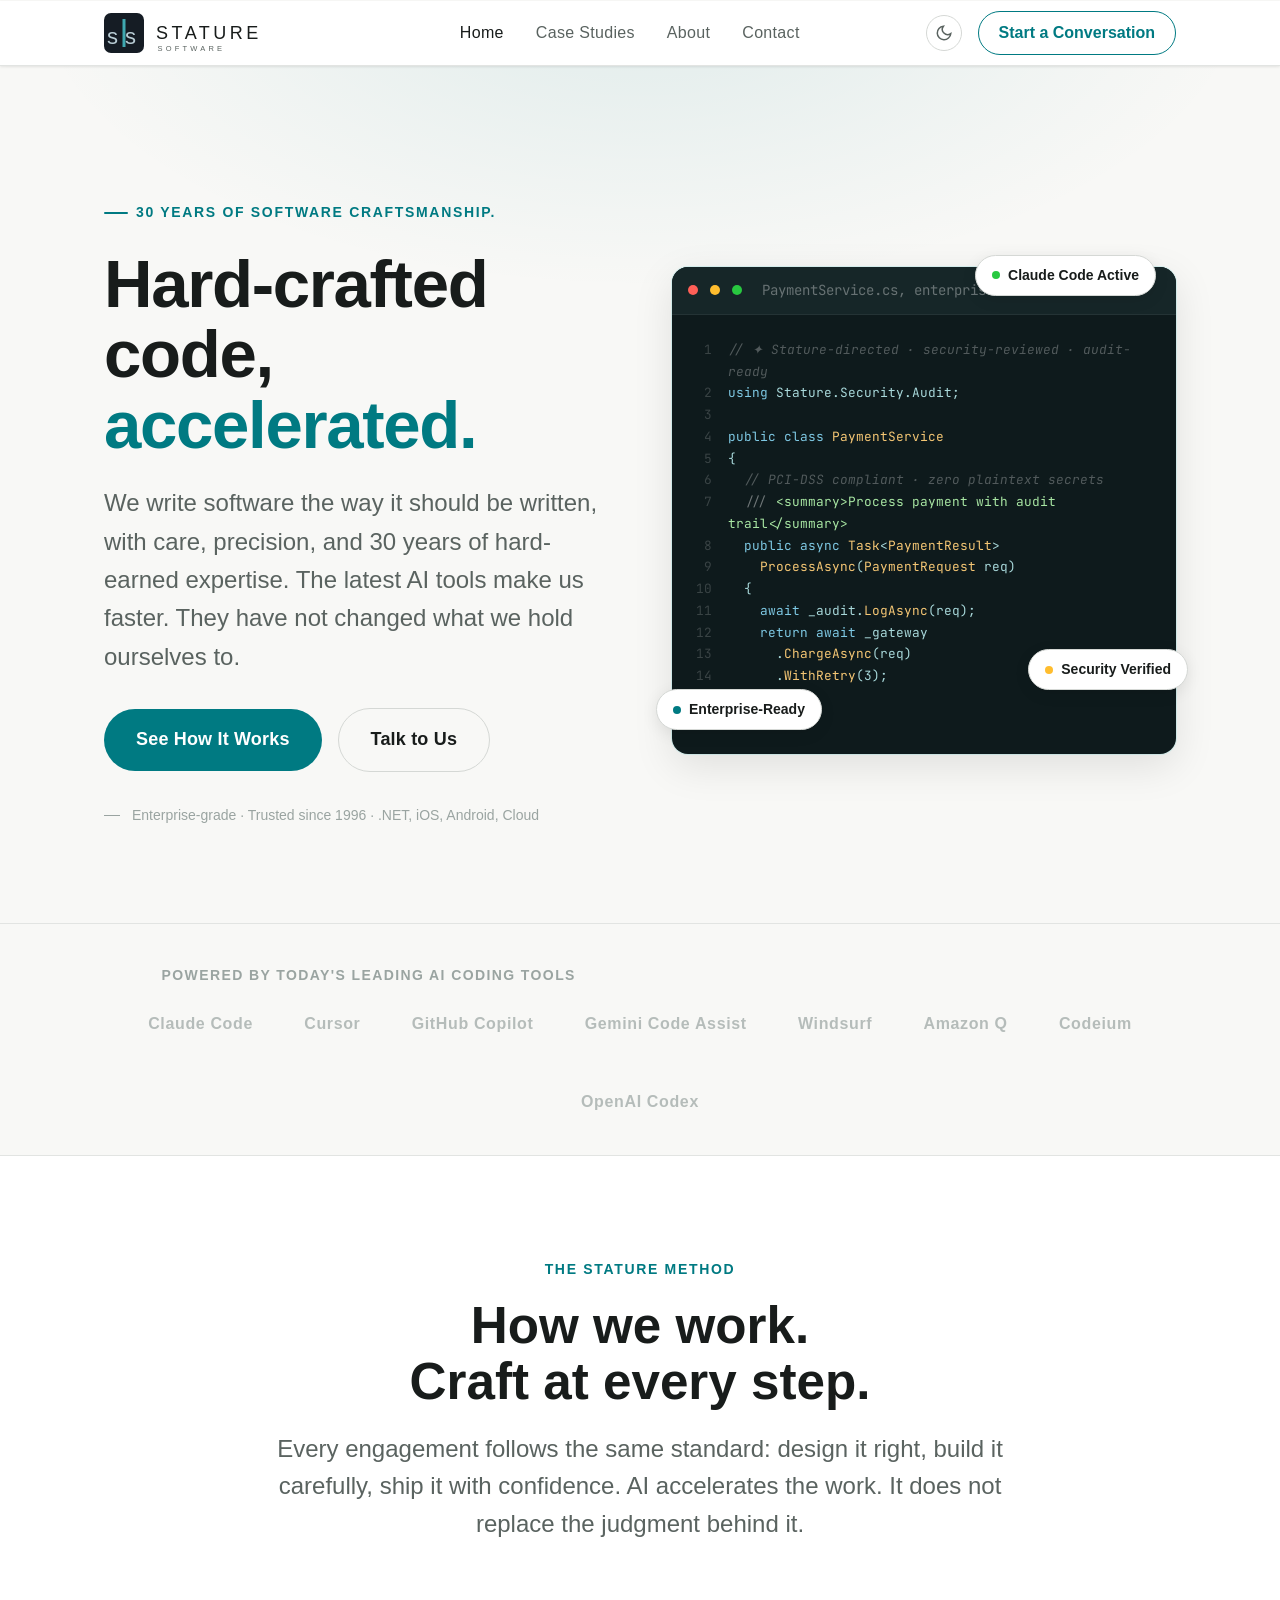
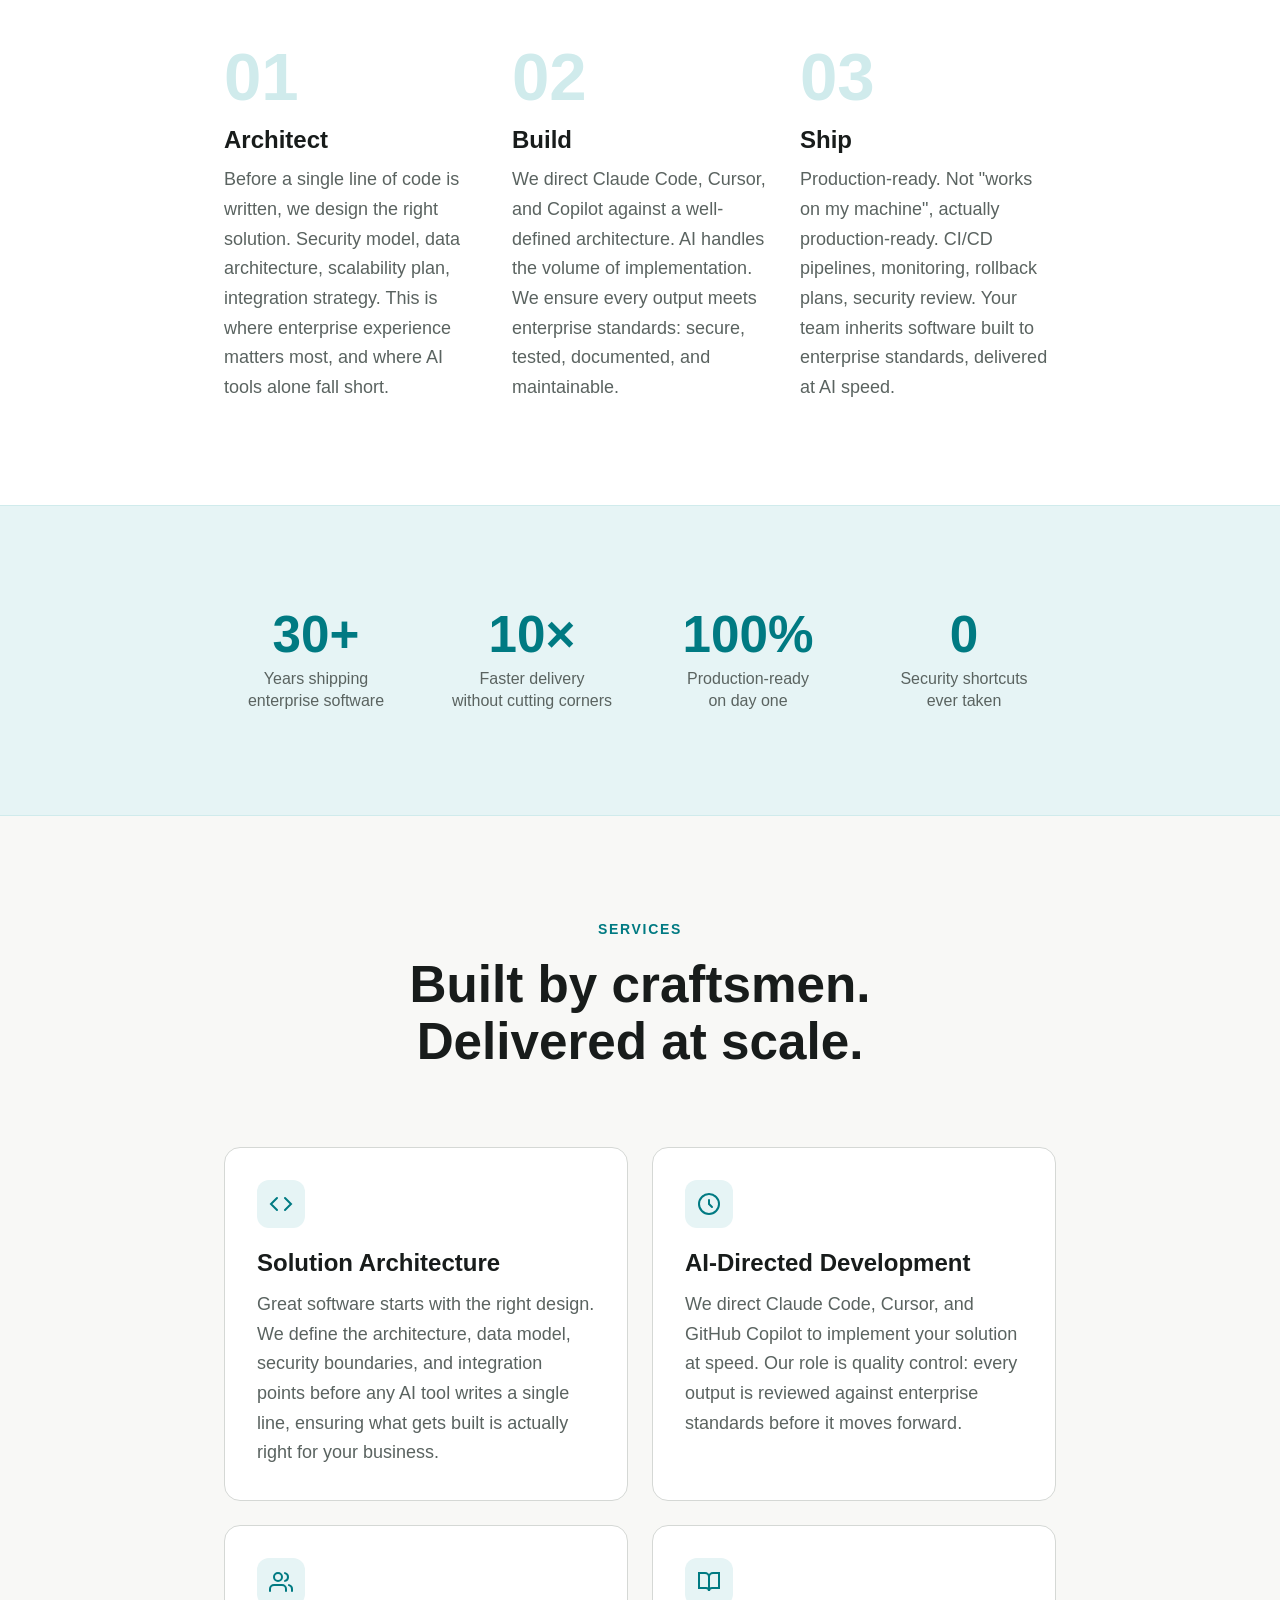
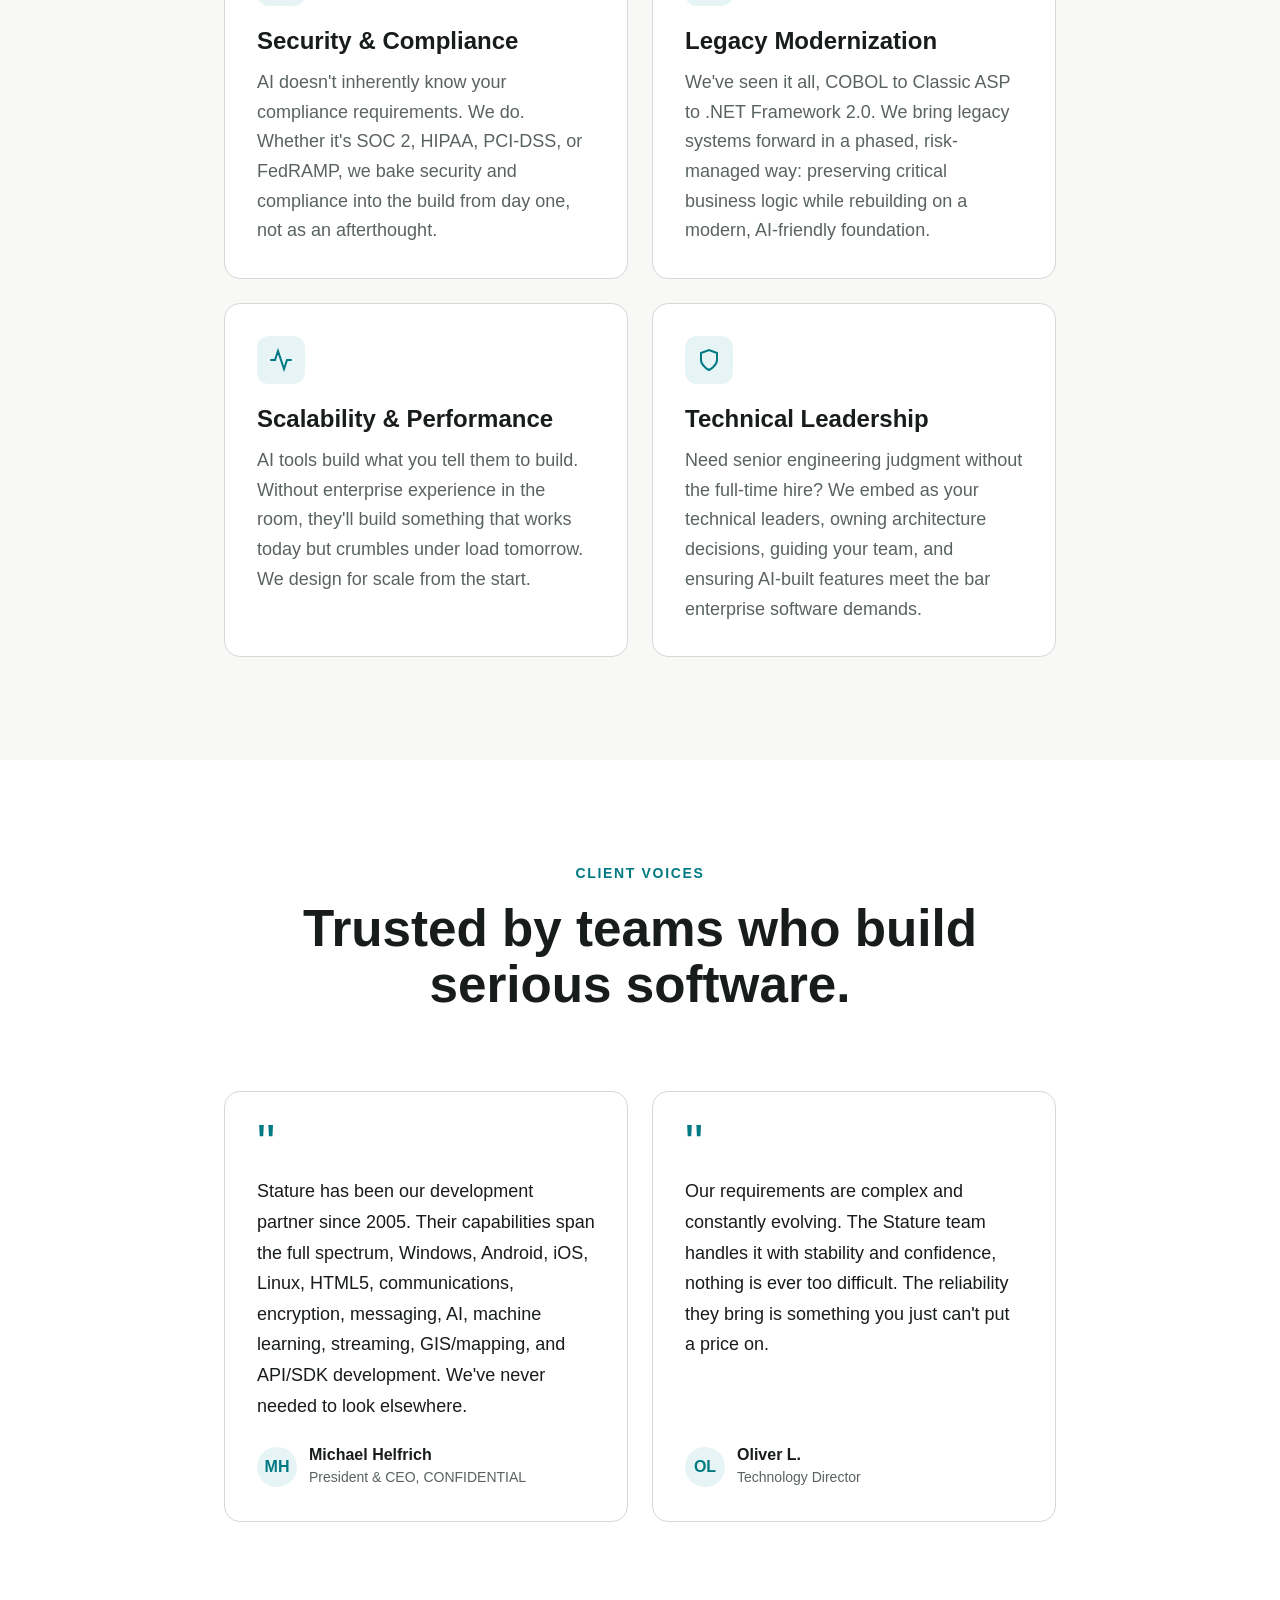
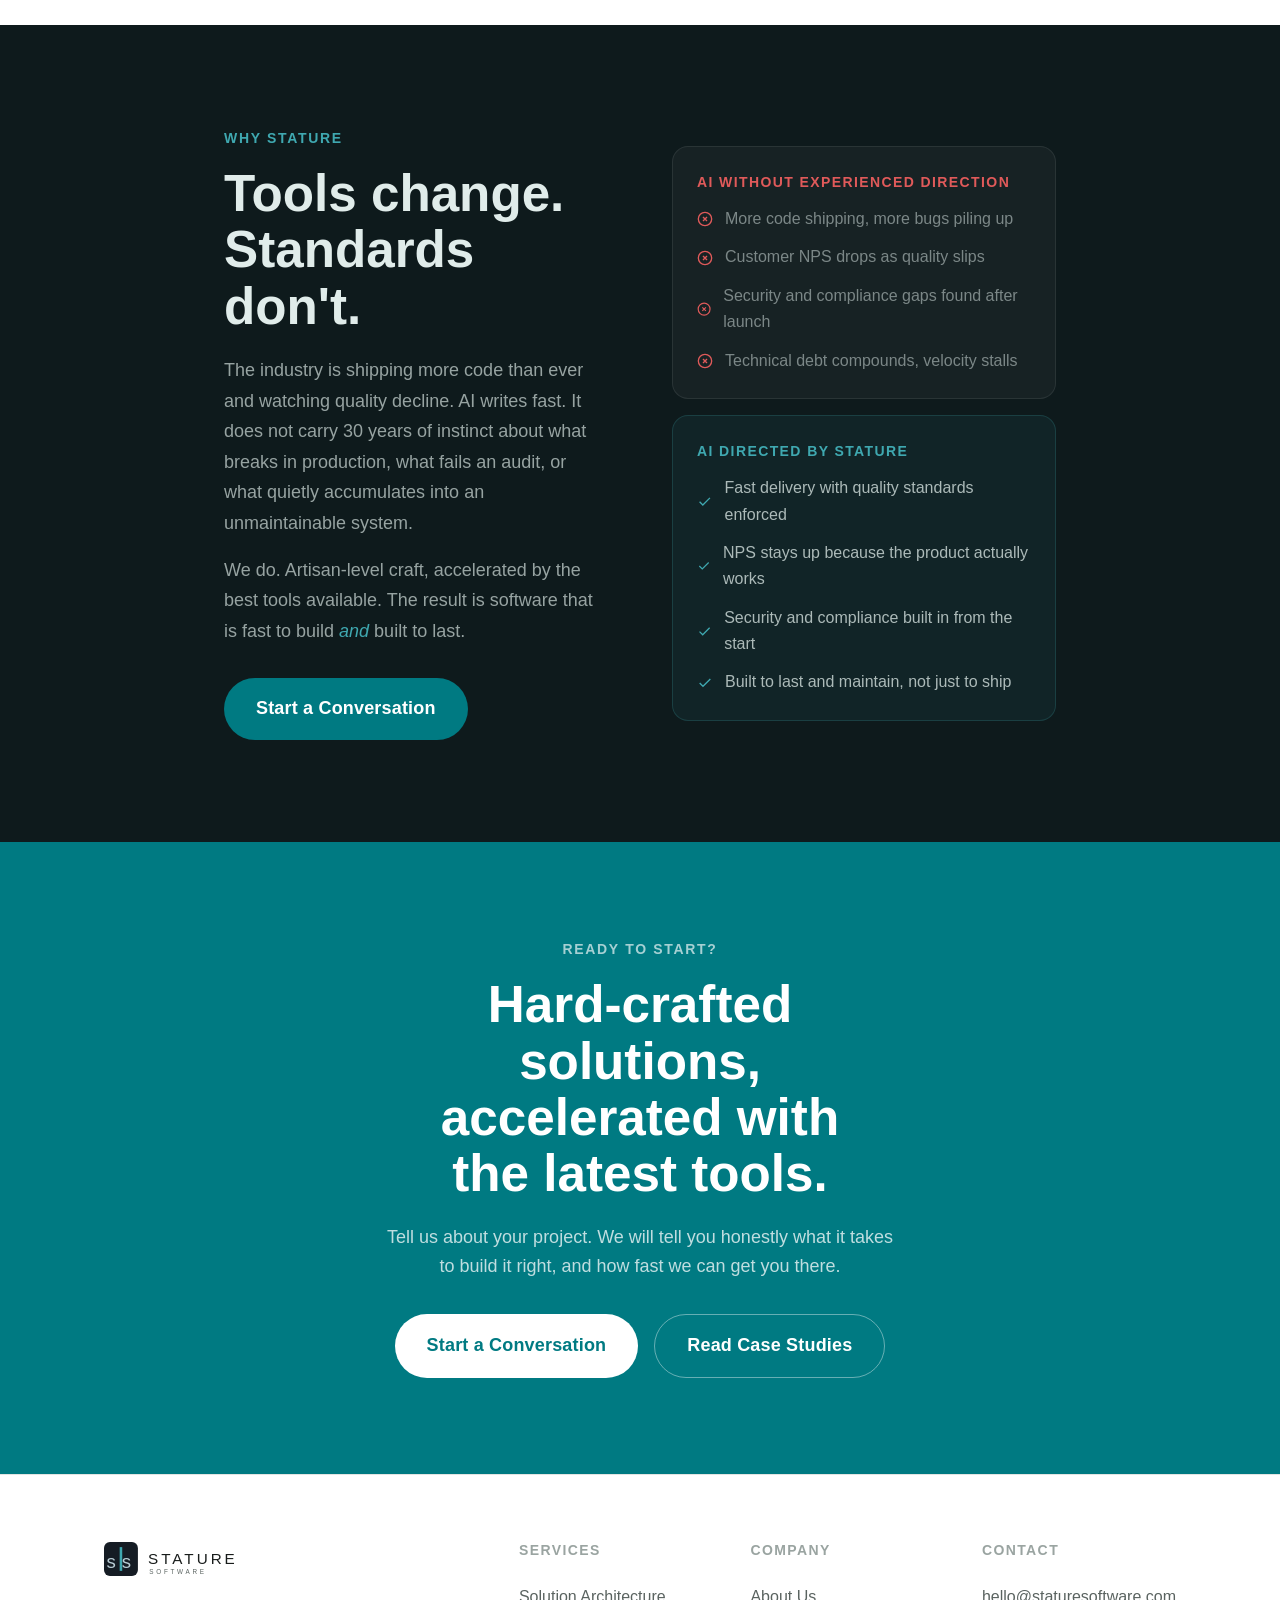
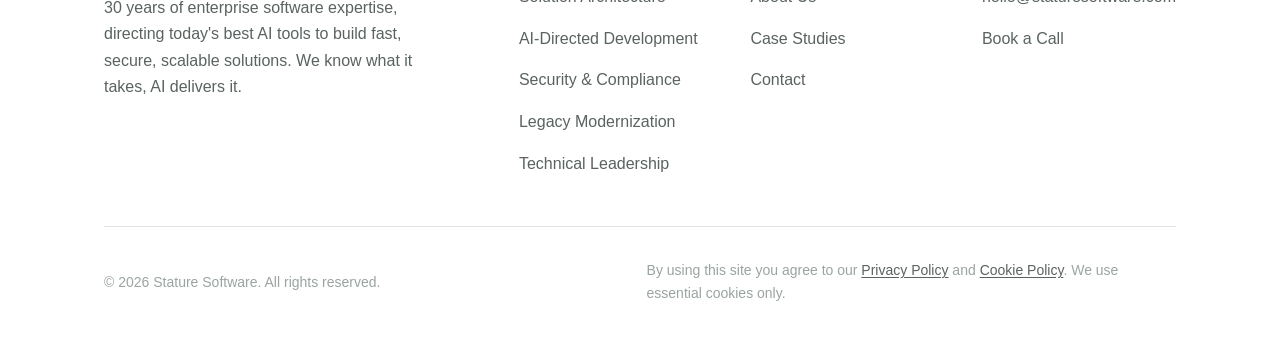
<file: index.html>
<!DOCTYPE html>
<html lang="en">
<head>
<!--
   ______                            __
  / ____/___  ____ ___  ____  __  __/ /____  _____
 / /   / __ \/ __ `__ \/ __ \/ / / / __/ _ \/ ___/
/ /___/ /_/ / / / / / / /_/ / /_/ / /_/  __/ /
\____/\____/_/ /_/ /_/ .___/\__,_/\__/\___/_/
                    /_/
        Created with Perplexity Computer
        https://www.perplexity.ai/computer
-->
<meta name="generator" content="Perplexity Computer">
<meta name="author" content="Perplexity Computer">
<meta property="og:see_also" content="https://www.perplexity.ai/computer">
<link rel="author" href="https://www.perplexity.ai/computer">

  <meta charset="UTF-8">
  <meta name="viewport" content="width=device-width, initial-scale=1.0">
  <title>Stature Software, Enterprise Software Expertise, AI Speed</title>
  <meta name="description" content="30 years of enterprise software expertise. We know what it takes to build secure, scalable, production-ready systems, and we direct today's best AI coding tools to build them fast.">
  <meta property="og:title" content="Stature Software, Enterprise Software Expertise, AI Speed">
  <meta property="og:description" content="AI can write code fast. We make sure it writes the right code. 30 years of enterprise software knowledge directing Claude Code, Cursor, and GitHub Copilot to build secure, scalable solutions.">
  <meta property="og:type" content="website">
  <meta property="og:url" content="https://staturesoftware.com">

  <link rel="preconnect" href="https://fonts.googleapis.com">
  <link rel="preconnect" href="https://fonts.gstatic.com" crossorigin>
  <link href="https://api.fontshare.com/v2/css?f[]=cabinet-grotesk@400,500,700,800,900&f[]=satoshi@400,500,700&display=swap" rel="stylesheet">
  <link href="https://fonts.googleapis.com/css2?family=JetBrains+Mono:wght@400;500&display=swap" rel="stylesheet">

  <link rel="icon" href="favicon.ico" sizes="any">
  <link rel="icon" href="favicon.svg" type="image/svg+xml">
  <link rel="apple-touch-icon" href="apple-touch-icon.png">
  <link rel="stylesheet" href="css/style.css">
  <link rel="stylesheet" href="css/reveal.css">

  <script>
    // Prevent FOUC, set theme before paint
    (function(){
      var t =
        (matchMedia('(prefers-color-scheme: dark)').matches ? 'dark' : 'light');
      document.documentElement.setAttribute('data-theme', t);
    })();
  </script>
  <!-- Google tag (gtag.js) -->
  <script async src="https://www.googletagmanager.com/gtag/js?id=G-ZMT65RPBCW"></script>
  <script>
    window.dataLayer = window.dataLayer || [];
    function gtag(){dataLayer.push(arguments);}
    gtag('js', new Date());
    gtag('config', 'G-ZMT65RPBCW');
  </script>
</head>
<body>

<!-- ═══════════════════════════════════════
     NAV
════════════════════════════════════════ -->
<header class="nav" role="banner">
  <div class="container">
    <div class="nav__inner">

      <!-- Logo -->
      <a href="index.html" class="nav__logo" aria-label="Stature Software home">
          <svg width="230" height="46" viewBox="0 0 230 46" fill="none" xmlns="http://www.w3.org/2000/svg" aria-label="Stature Software">
  <!-- Mark -->
  <rect x="0" y="3" width="40" height="40" rx="7" fill="#151c24"/>
  <rect x="18.5" y="9" width="3" height="28" rx="0" fill="#3fa8b0"/>
  <text x="3" y="34" font-family="Helvetica Neue,Arial,sans-serif" font-size="22" font-weight="100" fill="#b8ccd4">s</text>
  <text x="21" y="34" font-family="Helvetica Neue,Arial,sans-serif" font-size="22" font-weight="100" fill="#b8ccd4">s</text>
  <!-- Wordmark -->
  <text x="52" y="29" font-family="Helvetica Neue,Arial,sans-serif" font-size="18" font-weight="300" letter-spacing="3.5" fill="var(--color-text)">STATURE</text>
  <text x="53.5" y="41" font-family="Helvetica Neue,Arial,sans-serif" font-size="7.5" font-weight="300" letter-spacing="3.2" fill="var(--color-text-muted)">SOFTWARE</text>
</svg>
      </a>

      <!-- Desktop links -->
      <nav aria-label="Main navigation">
        <ul class="nav__links">
          <li><a href="index.html" class="active">Home</a></li>
          <li><a href="case-studies.html">Case Studies</a></li>
          <li><a href="about.html">About</a></li>
          <li><a href="contact.html">Contact</a></li>
        </ul>
      </nav>

      <div class="nav__actions">
        <button class="theme-toggle" data-theme-toggle aria-label="Toggle dark mode">
          <!-- filled by JS -->
        </button>
        <a href="contact.html" class="nav__cta">Start a Conversation</a>
      </div>

      <!-- Mobile hamburger -->
      <button class="nav__hamburger" aria-label="Open menu" aria-expanded="false">
        <svg width="20" height="20" viewBox="0 0 24 24" fill="none" stroke="currentColor" stroke-width="2"><path d="M3 12h18M3 6h18M3 18h18"/></svg>
      </button>
    </div>
  </div>
  <!-- Mobile menu -->
  <nav class="mobile-menu" aria-label="Mobile navigation">
    <a href="index.html">Home</a>
    <a href="case-studies.html">Case Studies</a>
    <a href="about.html">About</a>
    <a href="contact.html">Contact</a>
    <a href="contact.html" class="btn btn--primary" style="width:fit-content">Start a Conversation</a>
  </nav>
</header>


<!-- ═══════════════════════════════════════
     HERO
════════════════════════════════════════ -->
<main>
<section class="hero">
  <div class="container">
    <div class="hero__grid">

      <!-- Left: copy -->
      <div>
        <div class="hero__eyebrow" data-reveal>30 Years of Software Craftsmanship.</div>
        <h1 class="hero__heading" data-reveal data-delay="1">
          Hard-crafted code,<br>
          <em>accelerated.</em>
        </h1>
        <p class="hero__body" data-reveal data-delay="2">
          We write software the way it should be written, with care, precision, and 30 years of hard-earned expertise. The latest AI tools make us faster. They have not changed what we hold ourselves to.
        </p>
        <div class="hero__actions" data-reveal data-delay="3">
          <a href="case-studies.html" class="btn btn--primary btn--lg">See How It Works</a>
          <a href="contact.html" class="btn btn--outline btn--lg">Talk to Us</a>
        </div>
        <p class="hero__trust" data-reveal data-delay="4">Enterprise-grade · Trusted since 1996 · .NET, iOS, Android, Cloud</p>
      </div>

      <!-- Right: code window visual -->
      <div class="hero__visual" data-reveal data-delay="2">
        <!-- Floating pills -->
        <div class="hero__pill hero__pill--1">
          <span class="hero__pill-dot hero__pill-dot--green"></span>
          Claude Code Active
        </div>
        <div class="hero__pill hero__pill--2">
          <span class="hero__pill-dot"></span>
          Enterprise-Ready
        </div>
        <div class="hero__pill hero__pill--3">
          <span class="hero__pill-dot hero__pill-dot--amber"></span>
          Security Verified
        </div>

        <div class="hero__code-window">
          <div class="code-window__bar">
            <span class="code-dot code-dot--red"></span>
            <span class="code-dot code-dot--amber"></span>
            <span class="code-dot code-dot--green"></span>
            <span class="code-window__filename">PaymentService.cs, enterprise build</span>
          </div>
          <div class="code-window__body">
            <div class="code-line"><span class="code-num">1</span><span class="code-content tok-comment">// ✦ Stature-directed · security-reviewed · audit-ready</span></div>
            <div class="code-line"><span class="code-num">2</span><span class="code-content"><span class="tok-keyword">using</span> <span class="tok-var">Stature.Security.Audit</span>;</span></div>
            <div class="code-line"><span class="code-num">3</span><span class="code-content"></span></div>
            <div class="code-line"><span class="code-num">4</span><span class="code-content"><span class="tok-keyword">public class</span> <span class="tok-fn">PaymentService</span></span></div>
            <div class="code-line"><span class="code-num">5</span><span class="code-content">{</span></div>
            <div class="code-line"><span class="code-num">6</span><span class="code-content">&nbsp;&nbsp;<span class="tok-comment">// PCI-DSS compliant · zero plaintext secrets</span></span></div>
            <div class="code-line"><span class="code-num">7</span><span class="code-content">&nbsp;&nbsp;<span class="tok-dim">///</span> <span class="tok-string">&lt;summary&gt;Process payment with audit trail&lt;/summary&gt;</span></span></div>
            <div class="code-line"><span class="code-num">8</span><span class="code-content">&nbsp;&nbsp;<span class="tok-keyword">public async</span> <span class="tok-fn">Task</span>&lt;<span class="tok-fn">PaymentResult</span>&gt;</span></div>
            <div class="code-line"><span class="code-num">9</span><span class="code-content">&nbsp;&nbsp;&nbsp;&nbsp;<span class="tok-fn">ProcessAsync</span>(<span class="tok-fn">PaymentRequest</span> <span class="tok-var">req</span>)</span></div>
            <div class="code-line"><span class="code-num">10</span><span class="code-content">&nbsp;&nbsp;{</span></div>
            <div class="code-line"><span class="code-num">11</span><span class="code-content">&nbsp;&nbsp;&nbsp;&nbsp;<span class="tok-keyword">await</span> _audit.<span class="tok-fn">LogAsync</span>(<span class="tok-var">req</span>);</span></div>
            <div class="code-line"><span class="code-num">12</span><span class="code-content">&nbsp;&nbsp;&nbsp;&nbsp;<span class="tok-keyword">return await</span> _gateway</span></div>
            <div class="code-line"><span class="code-num">13</span><span class="code-content">&nbsp;&nbsp;&nbsp;&nbsp;&nbsp;&nbsp;.<span class="tok-fn">ChargeAsync</span>(<span class="tok-var">req</span>)</span></div>
            <div class="code-line"><span class="code-num">14</span><span class="code-content">&nbsp;&nbsp;&nbsp;&nbsp;&nbsp;&nbsp;.<span class="tok-fn">WithRetry</span>(3);</span></div>
            <div class="code-line"><span class="code-num">15</span><span class="code-content">&nbsp;&nbsp;}</span></div>
            <div class="code-line"><span class="code-num">16</span><span class="code-content">}</span></div>
          </div>
        </div>
      </div>

    </div>
  </div>
</section>


<!-- ═══════════════════════════════════════
     TECH LOGOS STRIP
════════════════════════════════════════ -->
<div class="logos-strip">
  <div class="container">
    <p class="logos-strip__label">Powered by today's leading AI coding tools</p>
    <div class="logos-strip__row">
      <span class="logos-strip__tech">Claude Code</span>
      <span class="logos-strip__tech">Cursor</span>
      <span class="logos-strip__tech">GitHub Copilot</span>
      <span class="logos-strip__tech">Gemini Code Assist</span>
      <span class="logos-strip__tech">Windsurf</span>
      <span class="logos-strip__tech">Amazon Q</span>
      <span class="logos-strip__tech">Codeium</span>
      <span class="logos-strip__tech">OpenAI Codex</span>
    </div>
  </div>
</div>


<!-- ═══════════════════════════════════════
     WHAT WE DO, 3 STEPS
════════════════════════════════════════ -->
<section class="section section--surface" id="process">
  <div class="container container--default">
    <div class="text-center gap-section" data-reveal>
      <p class="section__eyebrow">The Stature Method</p>
      <h2 class="section__title">How we work.<br>Craft at every step.</h2>
      <p class="section__subtitle">Every engagement follows the same standard: design it right, build it carefully, ship it with confidence. AI accelerates the work. It does not replace the judgment behind it.</p>
    </div>

    <div class="process-steps">
      <div class="process-step" data-reveal data-delay="1">
        <div class="process-step__number">01</div>
        <h3 class="process-step__title">Architect</h3>
        <p class="process-step__body">Before a single line of code is written, we design the right solution. Security model, data architecture, scalability plan, integration strategy. This is where enterprise experience matters most, and where AI tools alone fall short.</p>
      </div>
      <div class="process-step" data-reveal data-delay="2">
        <div class="process-step__number">02</div>
        <h3 class="process-step__title">Build</h3>
        <p class="process-step__body">We direct Claude Code, Cursor, and Copilot against a well-defined architecture. AI handles the volume of implementation. We ensure every output meets enterprise standards: secure, tested, documented, and maintainable.</p>
      </div>
      <div class="process-step" data-reveal data-delay="3">
        <div class="process-step__number">03</div>
        <h3 class="process-step__title">Ship</h3>
        <p class="process-step__body">Production-ready. Not "works on my machine", actually production-ready. CI/CD pipelines, monitoring, rollback plans, security review. Your team inherits software built to enterprise standards, delivered at AI speed.</p>
      </div>
    </div>
  </div>
</section>


<!-- ═══════════════════════════════════════
     STATS
════════════════════════════════════════ -->
<section class="section section--accent" id="about-numbers">
  <div class="container container--default">
    <div class="stats-row">
      <div data-reveal>
        <div class="stat__number">30+</div>
        <div class="stat__label">Years shipping<br>enterprise software</div>
      </div>
      <div data-reveal data-delay="1">
        <div class="stat__number">10&times;</div>
        <div class="stat__label">Faster delivery<br>without cutting corners</div>
      </div>
      <div data-reveal data-delay="2">
        <div class="stat__number">100%</div>
        <div class="stat__label">Production-ready<br>on day one</div>
      </div>
      <div data-reveal data-delay="3">
        <div class="stat__number">0</div>
        <div class="stat__label">Security shortcuts<br>ever taken</div>
      </div>
    </div>
  </div>
</section>


<!-- ═══════════════════════════════════════
     SERVICES
════════════════════════════════════════ -->
<section class="section" id="services">
  <div class="container container--default">
    <div class="text-center gap-section" data-reveal>
      <p class="section__eyebrow">Services</p>
      <h2 class="section__title">Built by craftsmen.<br>Delivered at scale.</h2>
    </div>

    <div class="services-grid">

      <div class="service-card" data-reveal>
        <div class="service-card__icon">
          <svg width="24" height="24" viewBox="0 0 24 24" fill="none" stroke="currentColor" stroke-width="2" stroke-linecap="round"><polyline points="16 18 22 12 16 6"/><polyline points="8 6 2 12 8 18"/></svg>
        </div>
        <h3 class="service-card__title">Solution Architecture</h3>
        <p class="service-card__body">Great software starts with the right design. We define the architecture, data model, security boundaries, and integration points before any AI tool writes a single line, ensuring what gets built is actually right for your business.</p>
      </div>

      <div class="service-card" data-reveal data-delay="1">
        <div class="service-card__icon">
          <svg width="24" height="24" viewBox="0 0 24 24" fill="none" stroke="currentColor" stroke-width="2" stroke-linecap="round"><circle cx="12" cy="12" r="10"/><path d="M12 8v4l3 3"/></svg>
        </div>
        <h3 class="service-card__title">AI-Directed Development</h3>
        <p class="service-card__body">We direct Claude Code, Cursor, and GitHub Copilot to implement your solution at speed. Our role is quality control: every output is reviewed against enterprise standards before it moves forward.</p>
      </div>

      <div class="service-card" data-reveal data-delay="2">
        <div class="service-card__icon">
          <svg width="24" height="24" viewBox="0 0 24 24" fill="none" stroke="currentColor" stroke-width="2" stroke-linecap="round"><path d="M17 21v-2a4 4 0 0 0-4-4H5a4 4 0 0 0-4 4v2"/><circle cx="9" cy="7" r="4"/><path d="M23 21v-2a4 4 0 0 0-3-3.87"/><path d="M16 3.13a4 4 0 0 1 0 7.75"/></svg>
        </div>
        <h3 class="service-card__title">Security &amp; Compliance</h3>
        <p class="service-card__body">AI doesn't inherently know your compliance requirements. We do. Whether it's SOC 2, HIPAA, PCI-DSS, or FedRAMP, we bake security and compliance into the build from day one, not as an afterthought.</p>
      </div>

      <div class="service-card" data-reveal>
        <div class="service-card__icon">
          <svg width="24" height="24" viewBox="0 0 24 24" fill="none" stroke="currentColor" stroke-width="2" stroke-linecap="round"><path d="M2 3h6a4 4 0 0 1 4 4v14a3 3 0 0 0-3-3H2z"/><path d="M22 3h-6a4 4 0 0 0-4 4v14a3 3 0 0 1 3-3h7z"/></svg>
        </div>
        <h3 class="service-card__title">Legacy Modernization</h3>
        <p class="service-card__body">We've seen it all, COBOL to Classic ASP to .NET Framework 2.0. We bring legacy systems forward in a phased, risk-managed way: preserving critical business logic while rebuilding on a modern, AI-friendly foundation.</p>
      </div>

      <div class="service-card" data-reveal data-delay="1">
        <div class="service-card__icon">
          <svg width="24" height="24" viewBox="0 0 24 24" fill="none" stroke="currentColor" stroke-width="2" stroke-linecap="round"><polyline points="22 12 18 12 15 21 9 3 6 12 2 12"/></svg>
        </div>
        <h3 class="service-card__title">Scalability &amp; Performance</h3>
        <p class="service-card__body">AI tools build what you tell them to build. Without enterprise experience in the room, they'll build something that works today but crumbles under load tomorrow. We design for scale from the start.</p>
      </div>

      <div class="service-card" data-reveal data-delay="2">
        <div class="service-card__icon">
          <svg width="24" height="24" viewBox="0 0 24 24" fill="none" stroke="currentColor" stroke-width="2" stroke-linecap="round"><path d="M12 22s8-4 8-10V5l-8-3-8 3v7c0 6 8 10 8 10z"/></svg>
        </div>
        <h3 class="service-card__title">Technical Leadership</h3>
        <p class="service-card__body">Need senior engineering judgment without the full-time hire? We embed as your technical leaders, owning architecture decisions, guiding your team, and ensuring AI-built features meet the bar enterprise software demands.</p>
      </div>

    </div>
  </div>
</section>


<!-- ═══════════════════════════════════════
     TESTIMONIALS
════════════════════════════════════════ -->
<section class="section section--surface" id="testimonials">
  <div class="container container--default">
    <div class="text-center gap-section" data-reveal>
      <p class="section__eyebrow">Client Voices</p>
      <h2 class="section__title">Trusted by teams who build<br>serious software.</h2>
    </div>

    <div class="testimonials-grid">
      <div class="testimonial-card" data-reveal>
        <p class="testimonial-card__quote">Stature has been our development partner since 2005. Their capabilities span the full spectrum, Windows, Android, iOS, Linux, HTML5, communications, encryption, messaging, AI, machine learning, streaming, GIS/mapping, and API/SDK development. We've never needed to look elsewhere.</p>
        <div class="testimonial-card__author">
          <div class="testimonial-card__avatar">MH</div>
          <div>
            <div class="testimonial-card__name">Michael Helfrich</div>
            <div class="testimonial-card__role">President &amp; CEO, CONFIDENTIAL</div>
          </div>
        </div>
      </div>

      <div class="testimonial-card" data-reveal data-delay="1">
        <p class="testimonial-card__quote">Our requirements are complex and constantly evolving. The Stature team handles it with stability and confidence, nothing is ever too difficult. The reliability they bring is something you just can't put a price on.</p>
        <div class="testimonial-card__author">
          <div class="testimonial-card__avatar">OL</div>
          <div>
            <div class="testimonial-card__name">Oliver L.</div>
            <div class="testimonial-card__role">Technology Director</div>
          </div>
        </div>
      </div>
    </div>
  </div>
</section>


<!-- ═══════════════════════════════════════
     WHY NOW, AI INFLECTION POINT
════════════════════════════════════════ -->
<section class="section section--dark" id="why-now">
  <div class="container container--default">
    <div style="display:grid; grid-template-columns:1fr 1fr; gap:var(--space-16); align-items:center;">
      <div data-reveal>
        <p class="section__eyebrow" style="color:#3fa8b0;">Why Stature</p>
        <h2 class="section__title" style="color:#e0ecea; font-size:var(--text-2xl);">Tools change.<br>Standards don't.</h2>
        <p style="color:rgba(224,236,234,0.65); font-size:var(--text-base); line-height:1.7; margin-top:var(--space-5); max-width:52ch;">
          The industry is shipping more code than ever and watching quality decline. AI writes fast. It does not carry 30 years of instinct about what breaks in production, what fails an audit, or what quietly accumulates into an unmaintainable system.
        </p>
        <p style="color:rgba(224,236,234,0.65); font-size:var(--text-base); line-height:1.7; margin-top:var(--space-4); max-width:52ch;">
          We do. Artisan-level craft, accelerated by the best tools available. The result is software that is fast to build <em style="color:#3fa8b0;">and</em> built to last.
        </p>
        <a href="contact.html" class="btn btn--primary btn--lg" style="margin-top:var(--space-8);">Start a Conversation</a>
      </div>
      <div data-reveal data-delay="2">
        <!-- Visual: before/after split -->
        <div style="display:flex; flex-direction:column; gap:var(--space-4);">
          <div style="background:rgba(255,255,255,0.04); border:1px solid rgba(255,255,255,0.08); border-radius:var(--radius-xl); padding:var(--space-6);">
            <div style="font-size:var(--text-xs); font-weight:700; letter-spacing:0.1em; text-transform:uppercase; color:#e05a5a; margin-bottom:var(--space-3);">AI Without Experienced Direction</div>
            <div style="display:flex; flex-direction:column; gap:var(--space-3);">
              <div style="display:flex; align-items:center; gap:var(--space-3); color:rgba(224,236,234,0.5); font-size:var(--text-sm);">
                <svg width="16" height="16" viewBox="0 0 24 24" fill="none" stroke="#e05a5a" stroke-width="2"><circle cx="12" cy="12" r="10"/><path d="M15 9l-6 6M9 9l6 6"/></svg>
                More code shipping, more bugs piling up
              </div>
              <div style="display:flex; align-items:center; gap:var(--space-3); color:rgba(224,236,234,0.5); font-size:var(--text-sm);">
                <svg width="16" height="16" viewBox="0 0 24 24" fill="none" stroke="#e05a5a" stroke-width="2"><circle cx="12" cy="12" r="10"/><path d="M15 9l-6 6M9 9l6 6"/></svg>
                Customer NPS drops as quality slips
              </div>
              <div style="display:flex; align-items:center; gap:var(--space-3); color:rgba(224,236,234,0.5); font-size:var(--text-sm);">
                <svg width="16" height="16" viewBox="0 0 24 24" fill="none" stroke="#e05a5a" stroke-width="2"><circle cx="12" cy="12" r="10"/><path d="M15 9l-6 6M9 9l6 6"/></svg>
                Security and compliance gaps found after launch
              </div>
              <div style="display:flex; align-items:center; gap:var(--space-3); color:rgba(224,236,234,0.5); font-size:var(--text-sm);">
                <svg width="16" height="16" viewBox="0 0 24 24" fill="none" stroke="#e05a5a" stroke-width="2"><circle cx="12" cy="12" r="10"/><path d="M15 9l-6 6M9 9l6 6"/></svg>
                Technical debt compounds, velocity stalls
              </div>
            </div>
          </div>
          <div style="background:rgba(63,168,176,0.08); border:1px solid rgba(63,168,176,0.2); border-radius:var(--radius-xl); padding:var(--space-6);">
            <div style="font-size:var(--text-xs); font-weight:700; letter-spacing:0.1em; text-transform:uppercase; color:#3fa8b0; margin-bottom:var(--space-3);">AI Directed by Stature</div>
            <div style="display:flex; flex-direction:column; gap:var(--space-3);">
              <div style="display:flex; align-items:center; gap:var(--space-3); color:rgba(224,236,234,0.75); font-size:var(--text-sm);">
                <svg width="16" height="16" viewBox="0 0 24 24" fill="none" stroke="#3fa8b0" stroke-width="2"><polyline points="20 6 9 17 4 12"/></svg>
                Fast delivery with quality standards enforced
              </div>
              <div style="display:flex; align-items:center; gap:var(--space-3); color:rgba(224,236,234,0.75); font-size:var(--text-sm);">
                <svg width="16" height="16" viewBox="0 0 24 24" fill="none" stroke="#3fa8b0" stroke-width="2"><polyline points="20 6 9 17 4 12"/></svg>
                NPS stays up because the product actually works
              </div>
              <div style="display:flex; align-items:center; gap:var(--space-3); color:rgba(224,236,234,0.75); font-size:var(--text-sm);">
                <svg width="16" height="16" viewBox="0 0 24 24" fill="none" stroke="#3fa8b0" stroke-width="2"><polyline points="20 6 9 17 4 12"/></svg>
                Security and compliance built in from the start
              </div>
              <div style="display:flex; align-items:center; gap:var(--space-3); color:rgba(224,236,234,0.75); font-size:var(--text-sm);">
                <svg width="16" height="16" viewBox="0 0 24 24" fill="none" stroke="#3fa8b0" stroke-width="2"><polyline points="20 6 9 17 4 12"/></svg>
                Built to last and maintain, not just to ship
              </div>
            </div>
          </div>
        </div>
      </div>
    </div>
  </div>
</section>


<!-- ═══════════════════════════════════════
     CTA BAND
════════════════════════════════════════ -->
<section class="cta-band">
  <div class="container container--narrow">
    <p class="cta-band__eyebrow">Ready to start?</p>
    <h2 class="cta-band__title">Hard-crafted solutions, accelerated with the latest tools.</h2>
    <p class="cta-band__subtitle">Tell us about your project. We will tell you honestly what it takes to build it right, and how fast we can get you there.</p>
    <div style="display:flex; justify-content:center; gap:var(--space-4); flex-wrap:wrap;">
      <a href="contact.html" class="btn btn--white btn--lg">Start a Conversation</a>
      <a href="case-studies.html" class="btn btn--white-outline btn--lg">Read Case Studies</a>
    </div>
  </div>
</section>

</main>


<!-- ═══════════════════════════════════════
     FOOTER
════════════════════════════════════════ -->
<footer class="footer">
  <div class="container">
    <div class="footer__grid">
      <div>
        <a href="index.html" aria-label="Stature Software home">
          <svg width="195" height="40" viewBox="0 0 230 46" fill="none" xmlns="http://www.w3.org/2000/svg">
  <rect x="0" y="3" width="40" height="40" rx="7" fill="#151c24"/>
  <rect x="18.5" y="9" width="3" height="28" rx="0" fill="#3fa8b0"/>
  <text x="3" y="34" font-family="Helvetica Neue,Arial,sans-serif" font-size="22" font-weight="100" fill="#b8ccd4">s</text>
  <text x="21" y="34" font-family="Helvetica Neue,Arial,sans-serif" font-size="22" font-weight="100" fill="#b8ccd4">s</text>
  <text x="52" y="29" font-family="Helvetica Neue,Arial,sans-serif" font-size="18" font-weight="300" letter-spacing="3.5" fill="var(--color-text)">STATURE</text>
  <text x="53.5" y="41" font-family="Helvetica Neue,Arial,sans-serif" font-size="7.5" font-weight="300" letter-spacing="3.2" fill="var(--color-text-muted)">SOFTWARE</text>
</svg>
        </a>
        <p class="footer__brand-desc">30 years of enterprise software expertise, directing today's best AI tools to build fast, secure, scalable solutions. We know what it takes, AI delivers it.</p>
      </div>
      <div>
        <p class="footer__col-title">Services</p>
        <ul class="footer__links">
          <li><a href="index.html#services">Solution Architecture</a></li>
          <li><a href="index.html#services">AI-Directed Development</a></li>
          <li><a href="index.html#services">Security &amp; Compliance</a></li>
          <li><a href="index.html#services">Legacy Modernization</a></li>
          <li><a href="index.html#services">Technical Leadership</a></li>
        </ul>
      </div>
      <div>
        <p class="footer__col-title">Company</p>
        <ul class="footer__links">
          <li><a href="about.html">About Us</a></li>
          <li><a href="case-studies.html">Case Studies</a></li>
          <li><a href="contact.html">Contact</a></li>
        </ul>
      </div>
      <div>
        <p class="footer__col-title">Contact</p>
        <ul class="footer__links">
          <li><a href="mailto:hello@staturesoftware.com">hello@staturesoftware.com</a></li>
          <li><a href="contact.html">Book a Call</a></li>
        </ul>
      </div>
    </div>
    <div class="footer__bottom">
      <p class="footer__copy">© 2026 Stature Software. All rights reserved.</p>
      <p class="footer__copy footer__cookie">By using this site you agree to our <a href="#" onclick="return false;">Privacy Policy</a> and <a href="#" onclick="return false;">Cookie Policy</a>. We use essential cookies only.</p>
    </div>
  </div>
</footer>

<script src="js/main.js"></script>
</body>
</html>
</file>
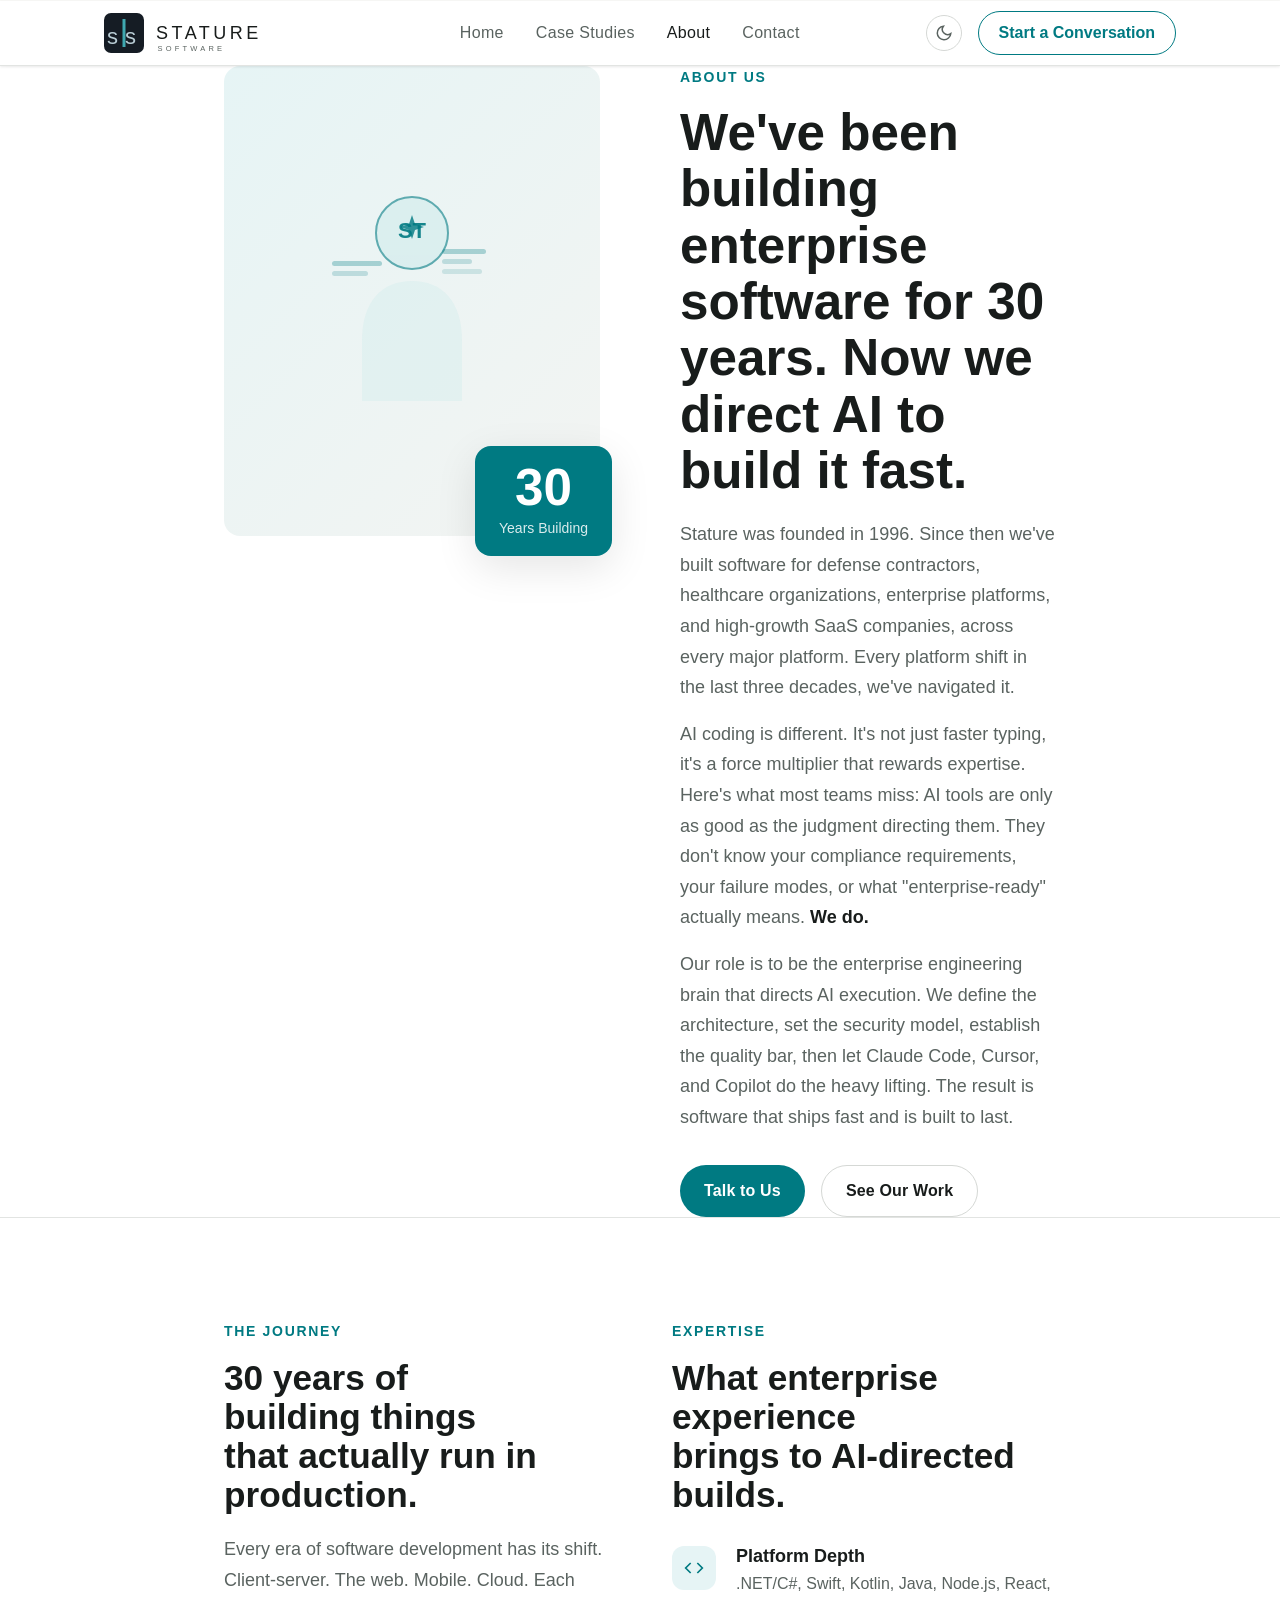
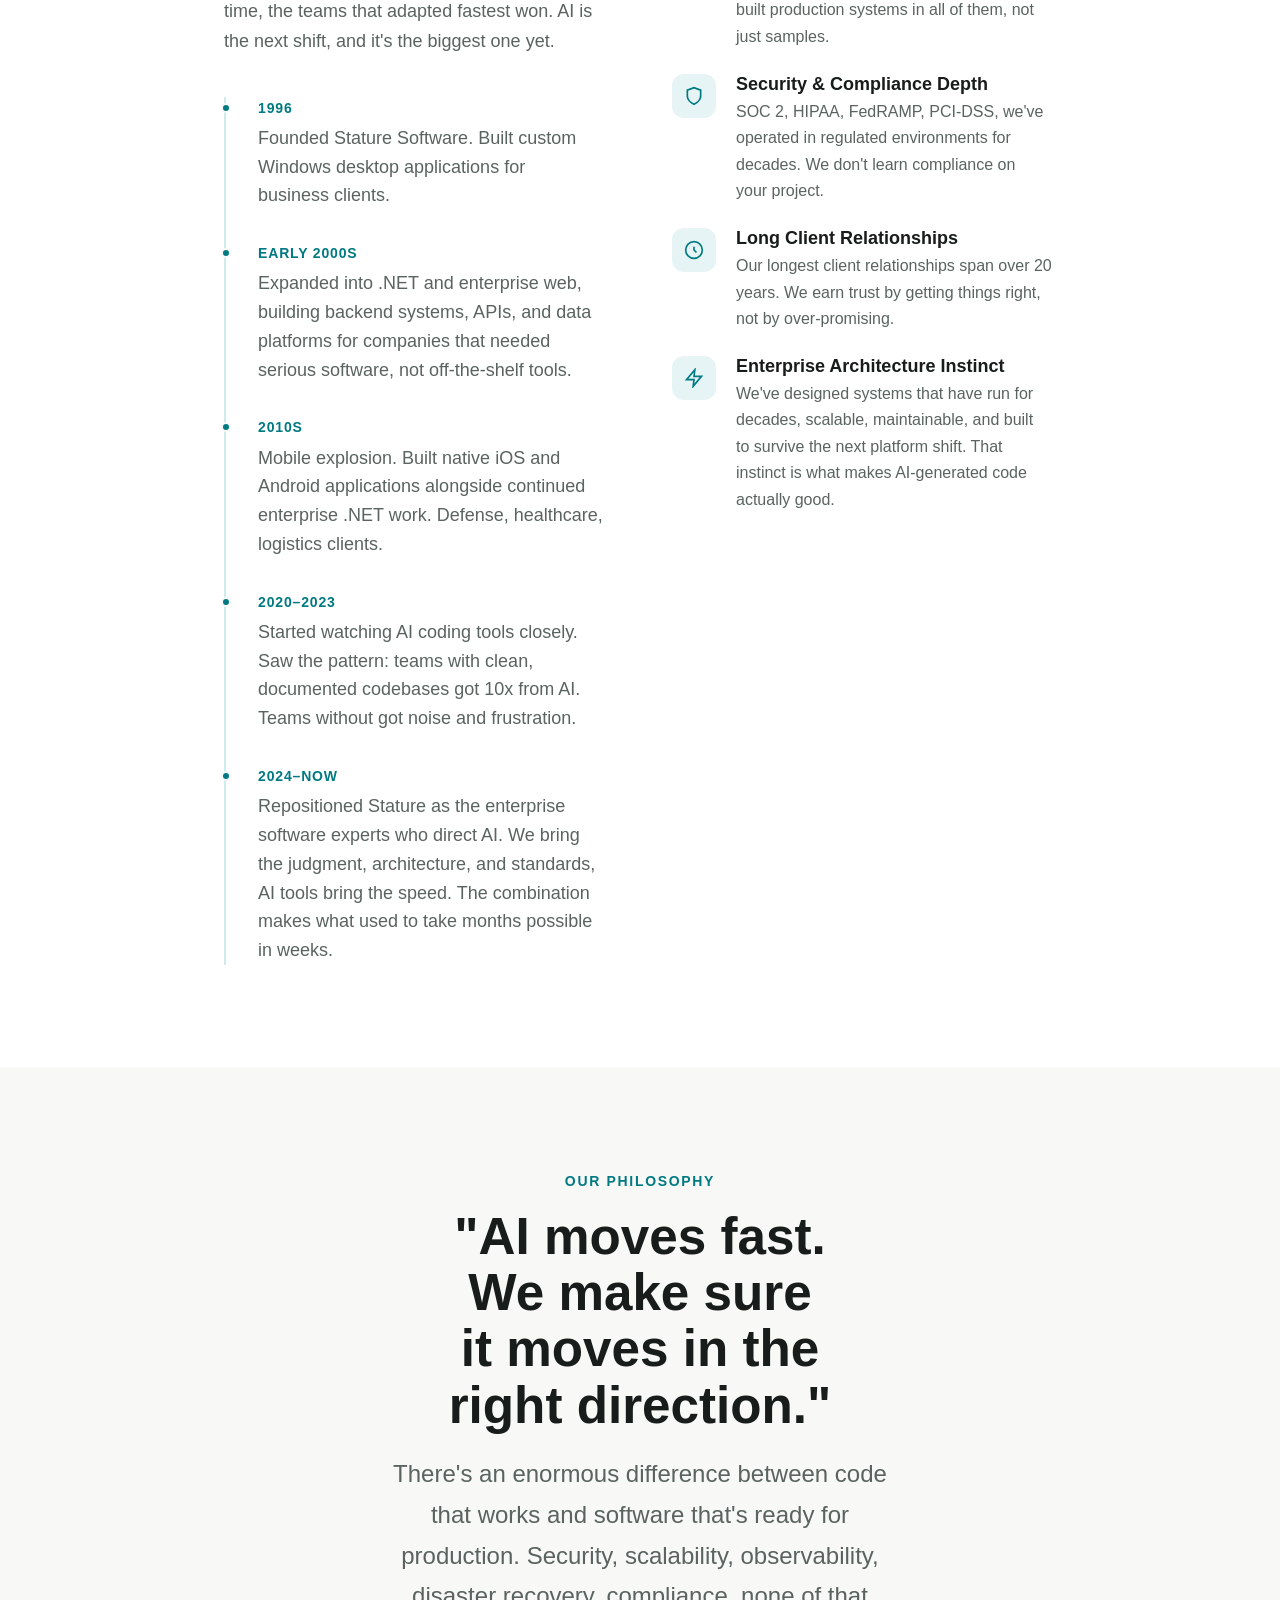
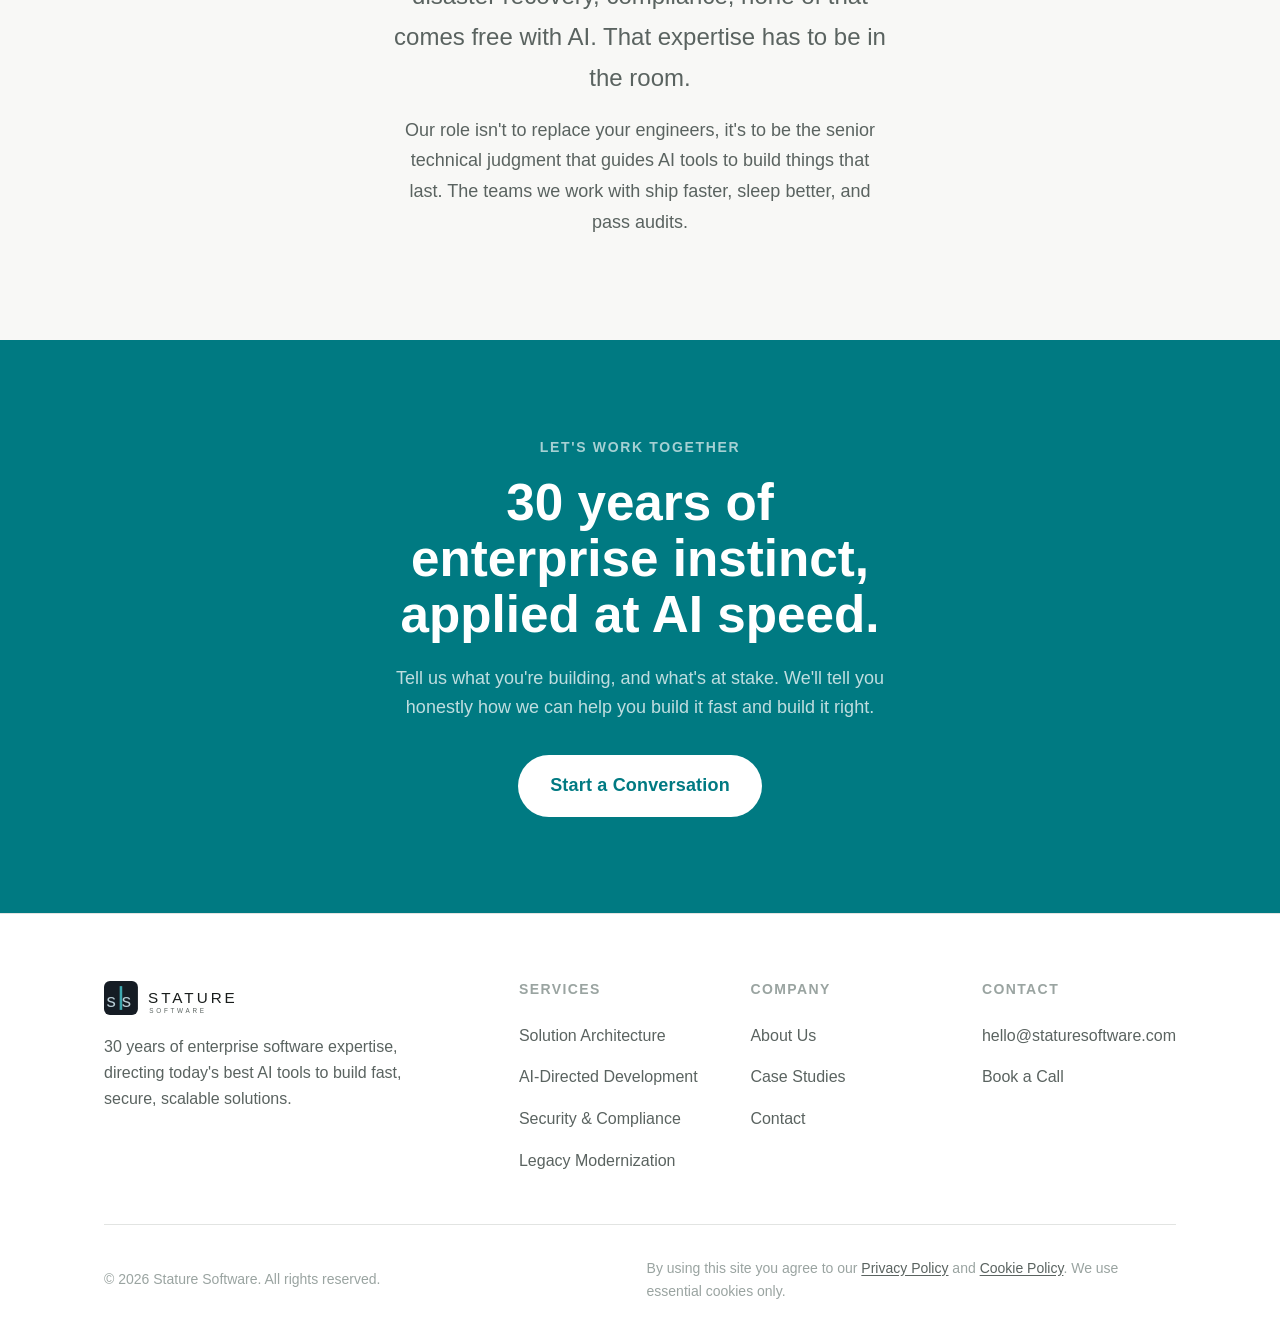
<file: about.html>
<!DOCTYPE html>
<html lang="en">
<head>
<!--
   ______                            __
  / ____/___  ____ ___  ____  __  __/ /____  _____
 / /   / __ \/ __ `__ \/ __ \/ / / / __/ _ \/ ___/
/ /___/ /_/ / / / / / / /_/ / /_/ / /_/  __/ /
\____/\____/_/ /_/ /_/ .___/\__,_/\__/\___/_/
                    /_/
        Created with Perplexity Computer
        https://www.perplexity.ai/computer
-->
<meta name="generator" content="Perplexity Computer">
<meta name="author" content="Perplexity Computer">
<meta property="og:see_also" content="https://www.perplexity.ai/computer">
<link rel="author" href="https://www.perplexity.ai/computer">

  <meta charset="UTF-8">
  <meta name="viewport" content="width=device-width, initial-scale=1.0">
  <title>About, Stature Software</title>
  <meta name="description" content="30 years of enterprise software expertise, defense, healthcare, fintech, and beyond. Now we direct the best AI coding tools to build secure, scalable solutions at a pace that was impossible before.">

  <link rel="preconnect" href="https://fonts.googleapis.com">
  <link rel="preconnect" href="https://fonts.gstatic.com" crossorigin>
  <link href="https://api.fontshare.com/v2/css?f[]=cabinet-grotesk@400,500,700,800,900&f[]=satoshi@400,500,700&display=swap" rel="stylesheet">
  <link href="https://fonts.googleapis.com/css2?family=JetBrains+Mono:wght@400;500&display=swap" rel="stylesheet">

  <link rel="icon" href="favicon.ico" sizes="any">
  <link rel="icon" href="favicon.svg" type="image/svg+xml">
  <link rel="apple-touch-icon" href="apple-touch-icon.png">
  <link rel="stylesheet" href="css/style.css">
  <link rel="stylesheet" href="css/reveal.css">
  <script>
    (function(){
      var t =
        (matchMedia('(prefers-color-scheme: dark)').matches ? 'dark' : 'light');
      document.documentElement.setAttribute('data-theme', t);
    })();
  </script>
  <!-- Google tag (gtag.js) -->
  <script async src="https://www.googletagmanager.com/gtag/js?id=G-ZMT65RPBCW"></script>
  <script>
    window.dataLayer = window.dataLayer || [];
    function gtag(){dataLayer.push(arguments);}
    gtag('js', new Date());
    gtag('config', 'G-ZMT65RPBCW');
  </script>
</head>
<body>

<header class="nav">
  <div class="container">
    <div class="nav__inner">
      <a href="index.html" class="nav__logo" aria-label="Stature Software home">
          <svg width="230" height="46" viewBox="0 0 230 46" fill="none" xmlns="http://www.w3.org/2000/svg" aria-label="Stature Software">
  <!-- Mark -->
  <rect x="0" y="3" width="40" height="40" rx="7" fill="#151c24"/>
  <rect x="18.5" y="9" width="3" height="28" rx="0" fill="#3fa8b0"/>
  <text x="3" y="34" font-family="Helvetica Neue,Arial,sans-serif" font-size="22" font-weight="100" fill="#b8ccd4">s</text>
  <text x="21" y="34" font-family="Helvetica Neue,Arial,sans-serif" font-size="22" font-weight="100" fill="#b8ccd4">s</text>
  <!-- Wordmark -->
  <text x="52" y="29" font-family="Helvetica Neue,Arial,sans-serif" font-size="18" font-weight="300" letter-spacing="3.5" fill="var(--color-text)">STATURE</text>
  <text x="53.5" y="41" font-family="Helvetica Neue,Arial,sans-serif" font-size="7.5" font-weight="300" letter-spacing="3.2" fill="var(--color-text-muted)">SOFTWARE</text>
</svg>
      </a>
      <nav aria-label="Main navigation">
        <ul class="nav__links">
          <li><a href="index.html">Home</a></li>
          <li><a href="case-studies.html">Case Studies</a></li>
          <li><a href="about.html" class="active">About</a></li>
          <li><a href="contact.html">Contact</a></li>
        </ul>
      </nav>
      <div class="nav__actions">
        <button class="theme-toggle" data-theme-toggle aria-label="Toggle dark mode"></button>
        <a href="contact.html" class="nav__cta">Start a Conversation</a>
      </div>
      <button class="nav__hamburger" aria-label="Open menu" aria-expanded="false">
        <svg width="20" height="20" viewBox="0 0 24 24" fill="none" stroke="currentColor" stroke-width="2"><path d="M3 12h18M3 6h18M3 18h18"/></svg>
      </button>
    </div>
  </div>
  <nav class="mobile-menu" aria-label="Mobile navigation">
    <a href="index.html">Home</a>
    <a href="case-studies.html">Case Studies</a>
    <a href="about.html">About</a>
    <a href="contact.html">Contact</a>
    <a href="contact.html" class="btn btn--primary" style="width:fit-content">Start a Conversation</a>
  </nav>
</header>

<main>

<!-- ABOUT HERO -->
<section class="about-hero">
  <div class="container container--default">
    <div class="about-grid">

      <!-- Photo / visual -->
      <div class="about-photo-wrap" data-reveal>
        <div class="about-photo-placeholder">
          <!-- Abstract person + code visual -->
          <svg width="220" height="280" viewBox="0 0 220 280" fill="none" xmlns="http://www.w3.org/2000/svg">
            <!-- Silhouette suggestion -->
            <circle cx="110" cy="72" r="36" fill="var(--color-primary-highlight)" stroke="var(--color-primary)" stroke-width="2" opacity="0.6"/>
            <path d="M60 180 C60 140 80 120 110 120 C140 120 160 140 160 180 L160 240 L60 240 Z" fill="var(--color-primary-highlight)" opacity="0.4"/>
            <!-- Code lines floating -->
            <rect x="30" y="100" width="50" height="5" rx="2.5" fill="var(--color-primary)" opacity="0.3"/>
            <rect x="30" y="110" width="36" height="5" rx="2.5" fill="var(--color-primary)" opacity="0.2"/>
            <rect x="140" y="88" width="44" height="5" rx="2.5" fill="var(--color-primary)" opacity="0.3"/>
            <rect x="140" y="98" width="30" height="5" rx="2.5" fill="var(--color-primary)" opacity="0.2"/>
            <rect x="140" y="108" width="40" height="5" rx="2.5" fill="var(--color-primary)" opacity="0.15"/>
            <!-- AI spark -->
            <path d="M110 54 L113 63 L122 66 L113 69 L110 78 L107 69 L98 66 L107 63 Z" fill="var(--color-primary)" opacity="0.8"/>
            <!-- Initials -->
            <text x="110" y="77" font-family="Cabinet Grotesk, sans-serif" font-size="22" font-weight="800" fill="var(--color-primary)" text-anchor="middle" opacity="0.9">ST</text>
          </svg>
        </div>
        <div class="about-years-badge">
          <div class="about-years-badge__num">30</div>
          <div class="about-years-badge__label">Years Building</div>
        </div>
      </div>

      <!-- Copy -->
      <div data-reveal data-delay="1">
        <p class="section__eyebrow">About Us</p>
        <h1 class="section__title" style="font-size:var(--text-2xl);">We've been building enterprise software for 30 years. Now we direct AI to build it fast.</h1>
        <p style="font-size:var(--text-base); color:var(--color-text-muted); line-height:1.7; margin-top:var(--space-5);">
          Stature was founded in 1996. Since then we've built software for defense contractors, healthcare organizations, enterprise platforms, and high-growth SaaS companies, across every major platform. Every platform shift in the last three decades, we've navigated it.
        </p>
        <p style="font-size:var(--text-base); color:var(--color-text-muted); line-height:1.7; margin-top:var(--space-4);">
          AI coding is different. It's not just faster typing, it's a force multiplier that rewards expertise. Here's what most teams miss: AI tools are only as good as the judgment directing them. They don't know your compliance requirements, your failure modes, or what "enterprise-ready" actually means. <strong style="color:var(--color-text);">We do.</strong>
        </p>
        <p style="font-size:var(--text-base); color:var(--color-text-muted); line-height:1.7; margin-top:var(--space-4);">
          Our role is to be the enterprise engineering brain that directs AI execution. We define the architecture, set the security model, establish the quality bar, then let Claude Code, Cursor, and Copilot do the heavy lifting. The result is software that ships fast and is built to last.
        </p>
        <div style="margin-top:var(--space-8); display:flex; gap:var(--space-4); flex-wrap:wrap;">
          <a href="contact.html" class="btn btn--primary">Talk to Us</a>
          <a href="case-studies.html" class="btn btn--outline">See Our Work</a>
        </div>
      </div>

    </div>
  </div>
</section>


<!-- TIMELINE -->
<section class="section section--surface">
  <div class="container container--default">
    <div style="display:grid; grid-template-columns:1fr 1fr; gap:var(--space-16); align-items:start;">

      <div data-reveal>
        <p class="section__eyebrow">The Journey</p>
        <h2 class="section__title" style="font-size:var(--text-xl);">30 years of building things<br>that actually run in production.</h2>
        <p style="font-size:var(--text-base); color:var(--color-text-muted); line-height:1.7; margin-top:var(--space-5);">
          Every era of software development has its shift. Client-server. The web. Mobile. Cloud. Each time, the teams that adapted fastest won. AI is the next shift, and it's the biggest one yet.
        </p>

        <div class="timeline" style="margin-top:var(--space-10);">
          <div class="timeline__item">
            <div class="timeline__year">1996</div>
            <p class="timeline__text">Founded Stature Software. Built custom Windows desktop applications for business clients.</p>
          </div>
          <div class="timeline__item">
            <div class="timeline__year">Early 2000s</div>
            <p class="timeline__text">Expanded into .NET and enterprise web, building backend systems, APIs, and data platforms for companies that needed serious software, not off-the-shelf tools.</p>
          </div>
          <div class="timeline__item">
            <div class="timeline__year">2010s</div>
            <p class="timeline__text">Mobile explosion. Built native iOS and Android applications alongside continued enterprise .NET work. Defense, healthcare, logistics clients.</p>
          </div>
          <div class="timeline__item">
            <div class="timeline__year">2020–2023</div>
            <p class="timeline__text">Started watching AI coding tools closely. Saw the pattern: teams with clean, documented codebases got 10x from AI. Teams without got noise and frustration.</p>
          </div>
          <div class="timeline__item">
            <div class="timeline__year">2024–Now</div>
            <p class="timeline__text">Repositioned Stature as the enterprise software experts who direct AI. We bring the judgment, architecture, and standards, AI tools bring the speed. The combination makes what used to take months possible in weeks.</p>
          </div>
        </div>
      </div>

      <div data-reveal data-delay="1">
        <p class="section__eyebrow">Expertise</p>
        <h2 class="section__title" style="font-size:var(--text-xl);">What enterprise experience<br>brings to AI-directed builds.</h2>

        <div style="display:flex; flex-direction:column; gap:var(--space-6); margin-top:var(--space-8);">
          <div style="display:flex; gap:var(--space-5); align-items:flex-start;">
            <div style="width:44px; height:44px; border-radius:var(--radius-lg); background:var(--color-primary-light); display:flex; align-items:center; justify-content:center; flex-shrink:0; color:var(--color-primary);">
              <svg width="20" height="20" viewBox="0 0 24 24" fill="none" stroke="currentColor" stroke-width="2"><polyline points="16 18 22 12 16 6"/><polyline points="8 6 2 12 8 18"/></svg>
            </div>
            <div>
              <h3 style="font-size:var(--text-base); font-weight:700; color:var(--color-text); margin-bottom:var(--space-1);">Platform Depth</h3>
              <p style="font-size:var(--text-sm); color:var(--color-text-muted); line-height:1.65;">.NET/C#, Swift, Kotlin, Java, Node.js, React, built production systems in all of them, not just samples.</p>
            </div>
          </div>

          <div style="display:flex; gap:var(--space-5); align-items:flex-start;">
            <div style="width:44px; height:44px; border-radius:var(--radius-lg); background:var(--color-primary-light); display:flex; align-items:center; justify-content:center; flex-shrink:0; color:var(--color-primary);">
              <svg width="20" height="20" viewBox="0 0 24 24" fill="none" stroke="currentColor" stroke-width="2"><path d="M12 22s8-4 8-10V5l-8-3-8 3v7c0 6 8 10 8 10z"/></svg>
            </div>
            <div>
              <h3 style="font-size:var(--text-base); font-weight:700; color:var(--color-text); margin-bottom:var(--space-1);">Security &amp; Compliance Depth</h3>
              <p style="font-size:var(--text-sm); color:var(--color-text-muted); line-height:1.65;">SOC 2, HIPAA, FedRAMP, PCI-DSS, we've operated in regulated environments for decades. We don't learn compliance on your project.</p>
            </div>
          </div>

          <div style="display:flex; gap:var(--space-5); align-items:flex-start;">
            <div style="width:44px; height:44px; border-radius:var(--radius-lg); background:var(--color-primary-light); display:flex; align-items:center; justify-content:center; flex-shrink:0; color:var(--color-primary);">
              <svg width="20" height="20" viewBox="0 0 24 24" fill="none" stroke="currentColor" stroke-width="2"><circle cx="12" cy="12" r="10"/><path d="M12 8v4l3 3"/></svg>
            </div>
            <div>
              <h3 style="font-size:var(--text-base); font-weight:700; color:var(--color-text); margin-bottom:var(--space-1);">Long Client Relationships</h3>
              <p style="font-size:var(--text-sm); color:var(--color-text-muted); line-height:1.65;">Our longest client relationships span over 20 years. We earn trust by getting things right, not by over-promising.</p>
            </div>
          </div>

          <div style="display:flex; gap:var(--space-5); align-items:flex-start;">
            <div style="width:44px; height:44px; border-radius:var(--radius-lg); background:var(--color-primary-light); display:flex; align-items:center; justify-content:center; flex-shrink:0; color:var(--color-primary);">
              <svg width="20" height="20" viewBox="0 0 24 24" fill="none" stroke="currentColor" stroke-width="2"><path d="M13 2L3 14h9l-1 8 10-12h-9l1-8z"/></svg>
            </div>
            <div>
              <h3 style="font-size:var(--text-base); font-weight:700; color:var(--color-text); margin-bottom:var(--space-1);">Enterprise Architecture Instinct</h3>
              <p style="font-size:var(--text-sm); color:var(--color-text-muted); line-height:1.65;">We've designed systems that have run for decades, scalable, maintainable, and built to survive the next platform shift. That instinct is what makes AI-generated code actually good.</p>
            </div>
          </div>
        </div>
      </div>

    </div>
  </div>
</section>


<!-- PHILOSOPHY -->
<section class="section">
  <div class="container container--narrow text-center">
    <div data-reveal>
      <p class="section__eyebrow">Our Philosophy</p>
      <h2 class="section__title">"AI moves fast. We make sure it moves in the right direction."</h2>
      <p style="font-size:var(--text-lg); color:var(--color-text-muted); line-height:1.7; margin-top:var(--space-5);">
        There's an enormous difference between code that works and software that's ready for production. Security, scalability, observability, disaster recovery, compliance, none of that comes free with AI. That expertise has to be in the room.
      </p>
      <p style="font-size:var(--text-base); color:var(--color-text-muted); line-height:1.7; margin-top:var(--space-4);">
        Our role isn't to replace your engineers, it's to be the senior technical judgment that guides AI tools to build things that last. The teams we work with ship faster, sleep better, and pass audits.
      </p>
    </div>
  </div>
</section>

<!-- CTA -->
<section class="cta-band">
  <div class="container container--narrow">
    <p class="cta-band__eyebrow">Let's work together</p>
    <h2 class="cta-band__title">30 years of enterprise instinct, applied at AI speed.</h2>
    <p class="cta-band__subtitle">Tell us what you're building, and what's at stake. We'll tell you honestly how we can help you build it fast and build it right.</p>
    <a href="contact.html" class="btn btn--white btn--lg">Start a Conversation</a>
  </div>
</section>

</main>

<footer class="footer">
  <div class="container">
    <div class="footer__grid">
      <div>
        <a href="index.html" aria-label="Stature Software home">
          <svg width="195" height="40" viewBox="0 0 230 46" fill="none" xmlns="http://www.w3.org/2000/svg">
  <rect x="0" y="3" width="40" height="40" rx="7" fill="#151c24"/>
  <rect x="18.5" y="9" width="3" height="28" rx="0" fill="#3fa8b0"/>
  <text x="3" y="34" font-family="Helvetica Neue,Arial,sans-serif" font-size="22" font-weight="100" fill="#b8ccd4">s</text>
  <text x="21" y="34" font-family="Helvetica Neue,Arial,sans-serif" font-size="22" font-weight="100" fill="#b8ccd4">s</text>
  <text x="52" y="29" font-family="Helvetica Neue,Arial,sans-serif" font-size="18" font-weight="300" letter-spacing="3.5" fill="var(--color-text)">STATURE</text>
  <text x="53.5" y="41" font-family="Helvetica Neue,Arial,sans-serif" font-size="7.5" font-weight="300" letter-spacing="3.2" fill="var(--color-text-muted)">SOFTWARE</text>
</svg>
        </a>
        <p class="footer__brand-desc">30 years of enterprise software expertise, directing today's best AI tools to build fast, secure, scalable solutions.</p>
      </div>
      <div>
        <p class="footer__col-title">Services</p>
        <ul class="footer__links">
          <li><a href="index.html#services">Solution Architecture</a></li>
          <li><a href="index.html#services">AI-Directed Development</a></li>
          <li><a href="index.html#services">Security &amp; Compliance</a></li>
          <li><a href="index.html#services">Legacy Modernization</a></li>
        </ul>
      </div>
      <div>
        <p class="footer__col-title">Company</p>
        <ul class="footer__links">
          <li><a href="about.html">About Us</a></li>
          <li><a href="case-studies.html">Case Studies</a></li>
          <li><a href="contact.html">Contact</a></li>
        </ul>
      </div>
      <div>
        <p class="footer__col-title">Contact</p>
        <ul class="footer__links">
          <li><a href="mailto:hello@staturesoftware.com">hello@staturesoftware.com</a></li>
          <li><a href="contact.html">Book a Call</a></li>
        </ul>
      </div>
    </div>
    <div class="footer__bottom">
      <p class="footer__copy">© 2026 Stature Software. All rights reserved.</p>
      <p class="footer__copy footer__cookie">By using this site you agree to our <a href="#" onclick="return false;">Privacy Policy</a> and <a href="#" onclick="return false;">Cookie Policy</a>. We use essential cookies only.</p>
    </div>
  </div>
</footer>

<script src="js/main.js"></script>
</body>
</html>
</file>
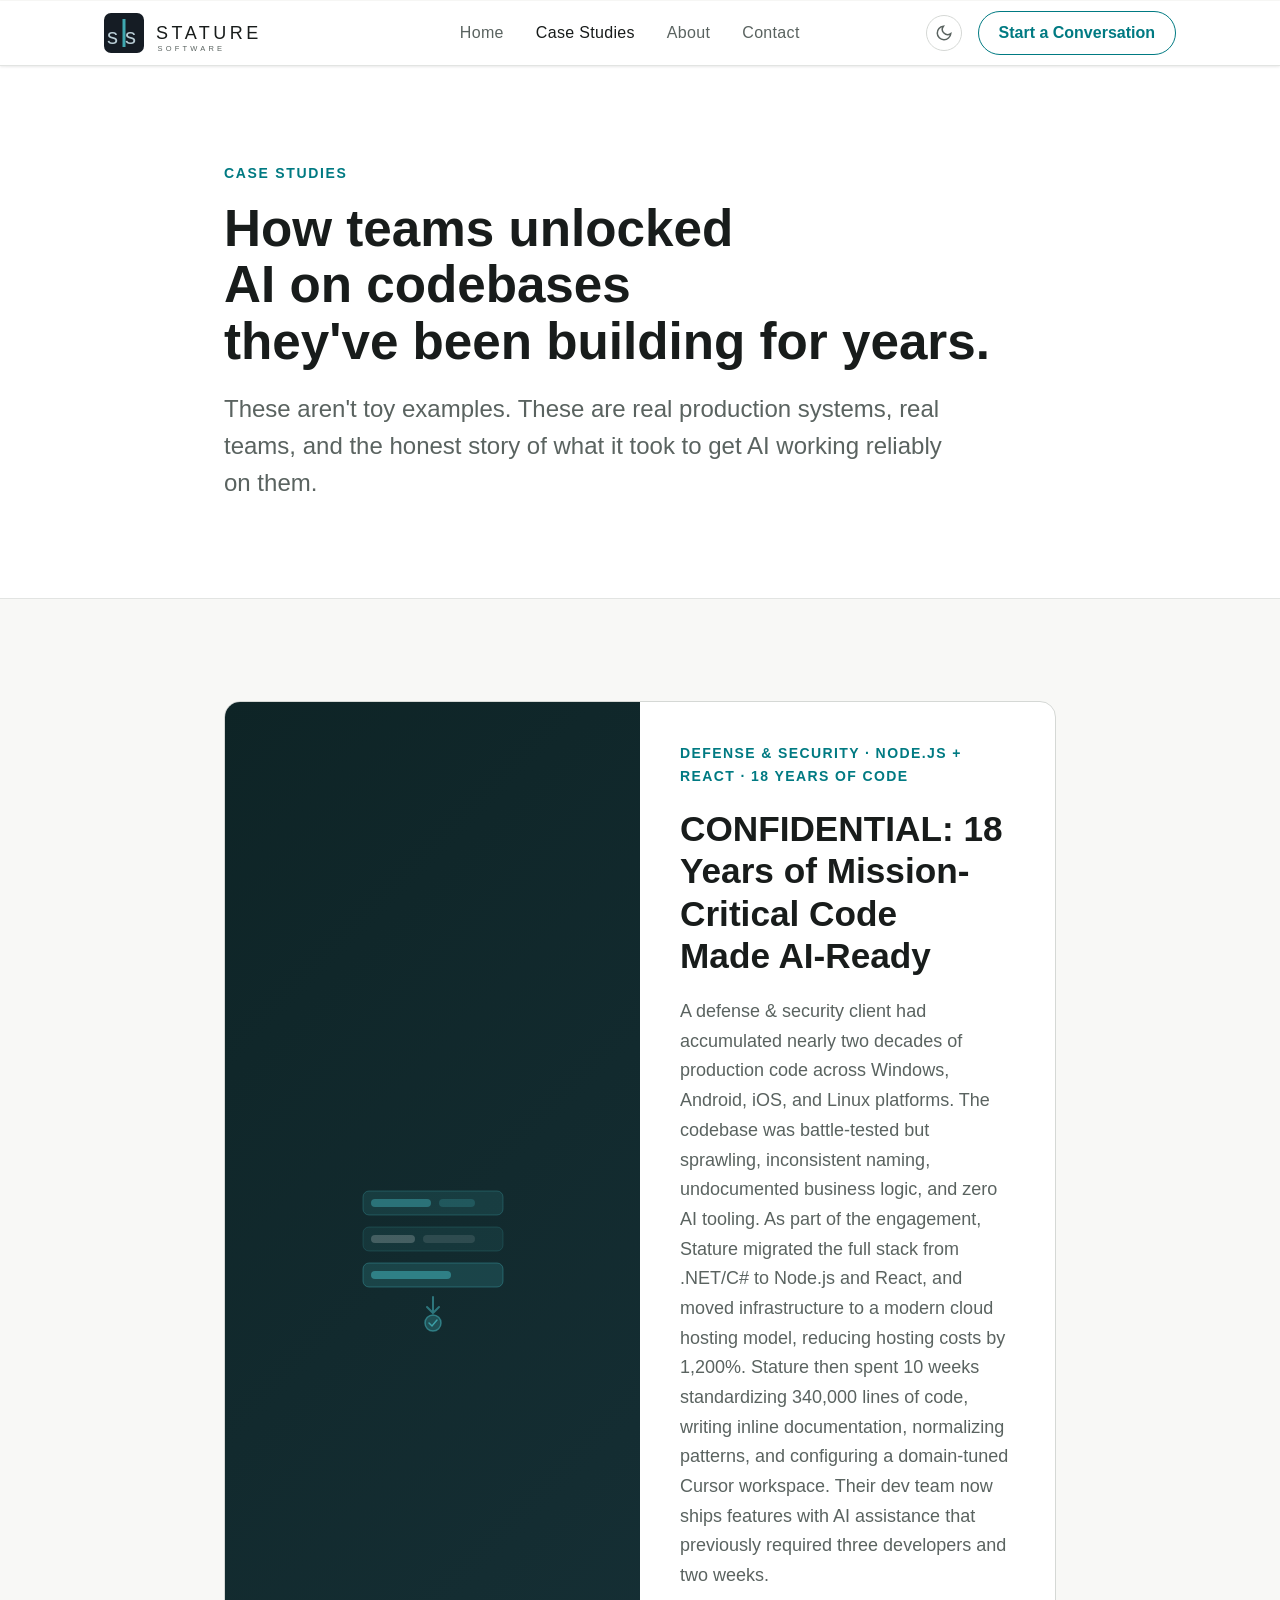
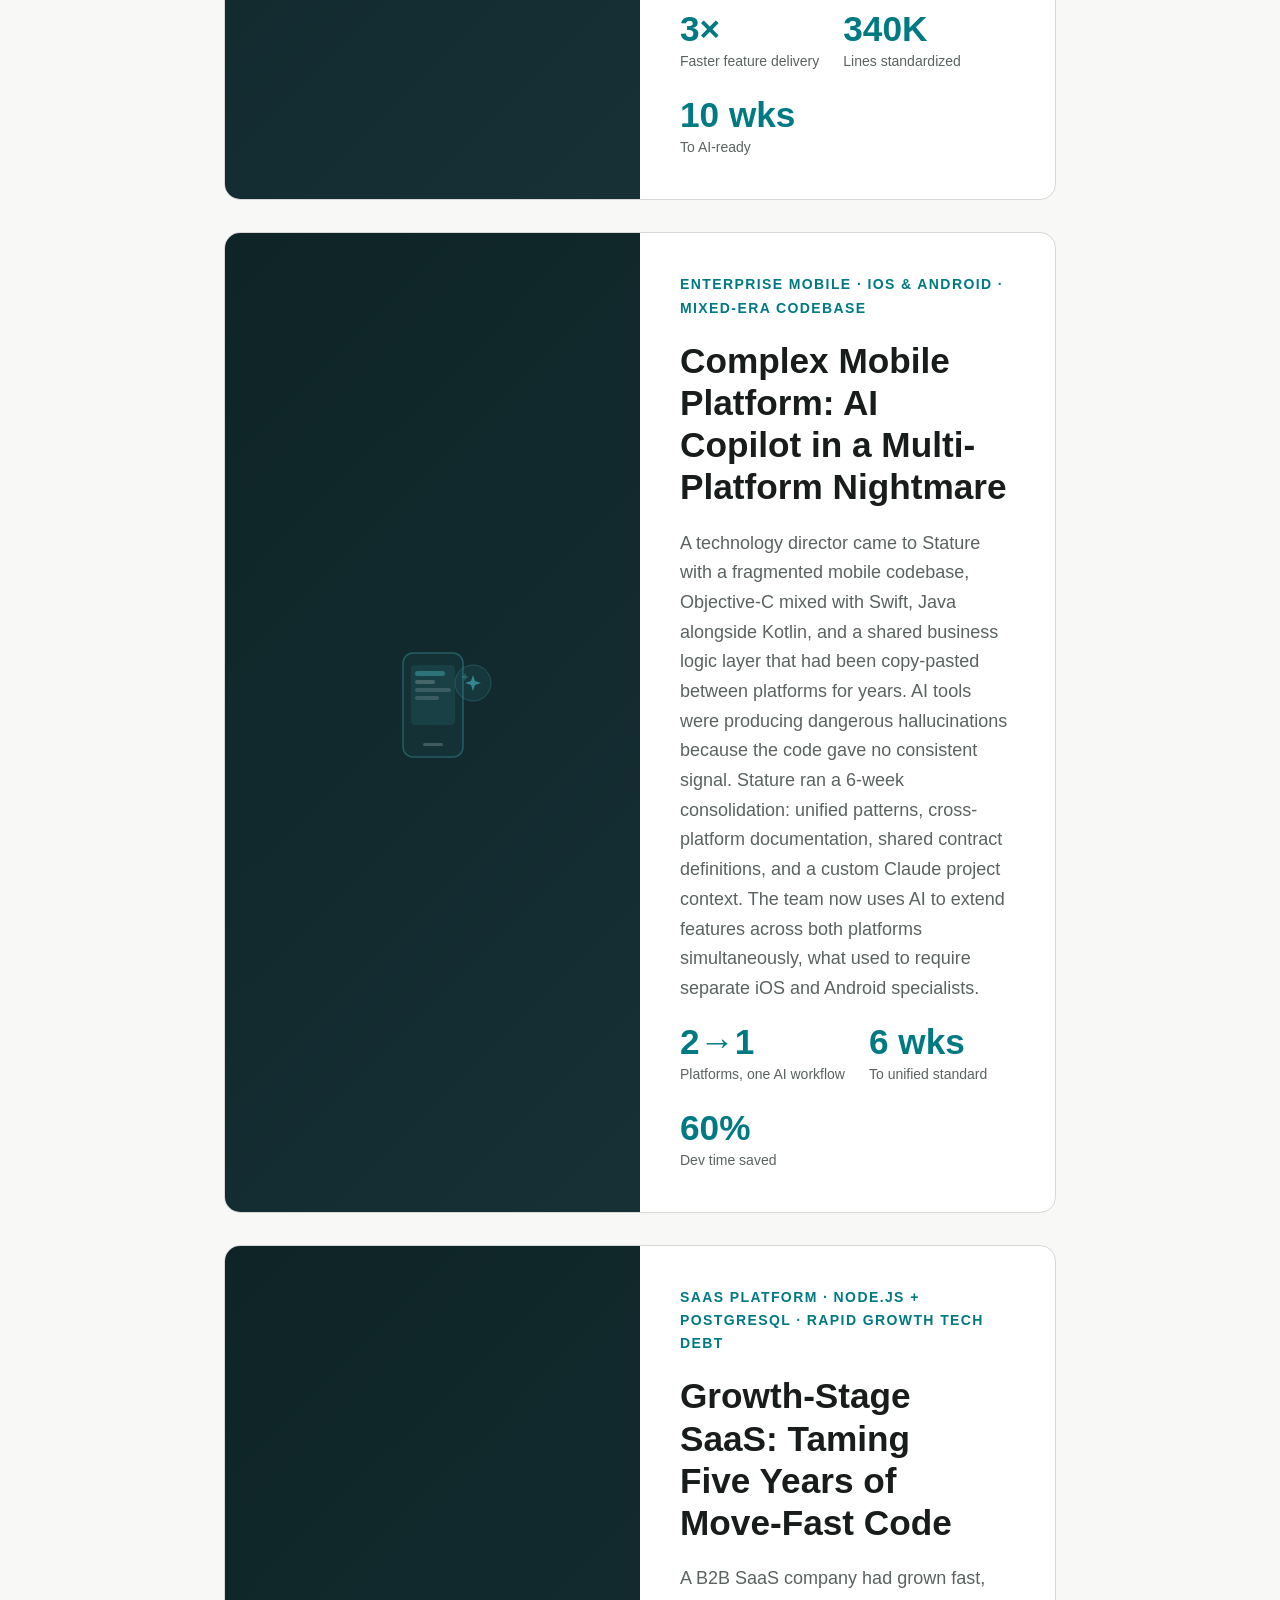
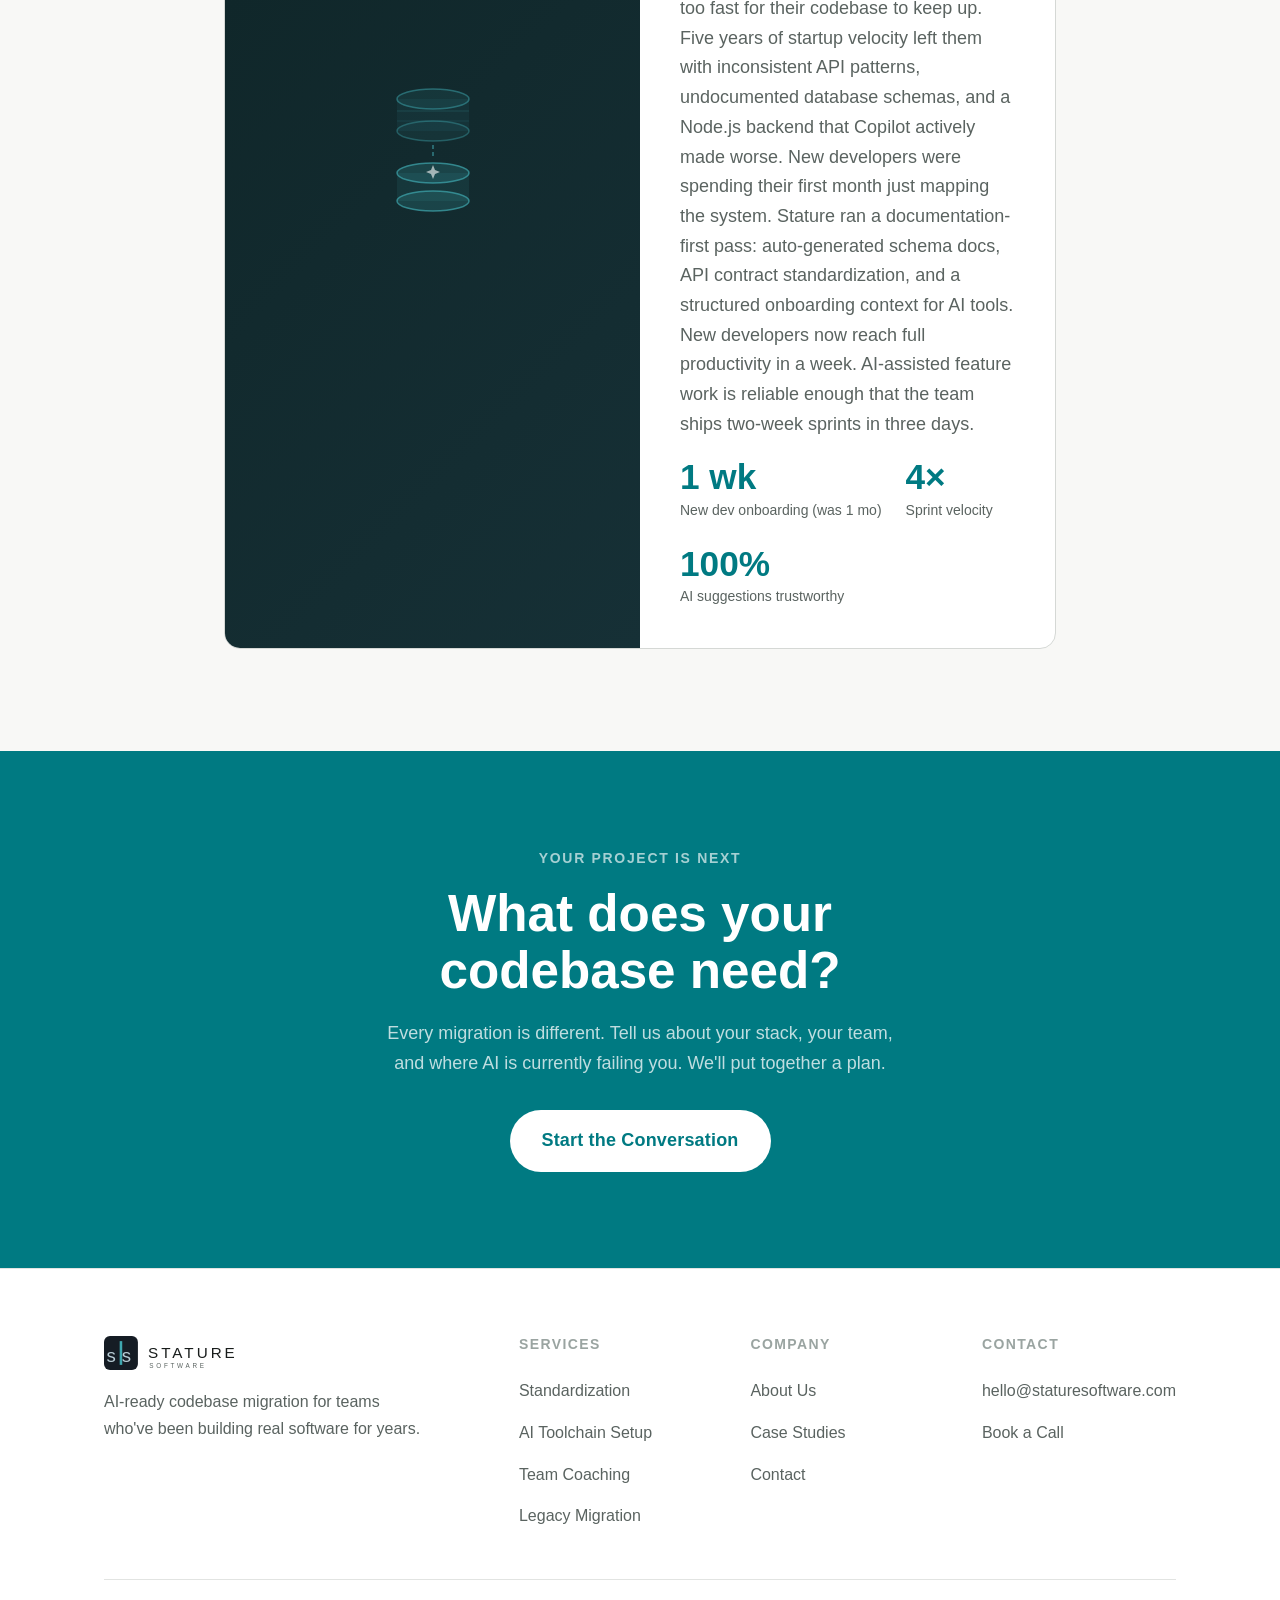
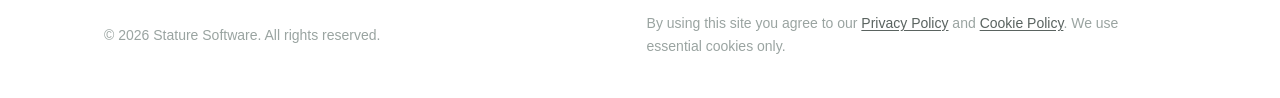
<file: case-studies.html>
<!DOCTYPE html>
<html lang="en">
<head>
<!--
   ______                            __
  / ____/___  ____ ___  ____  __  __/ /____  _____
 / /   / __ \/ __ `__ \/ __ \/ / / / __/ _ \/ ___/
/ /___/ /_/ / / / / / / /_/ / /_/ / /_/  __/ /
\____/\____/_/ /_/ /_/ .___/\__,_/\__/\___/_/
                    /_/
        Created with Perplexity Computer
        https://www.perplexity.ai/computer
-->
<meta name="generator" content="Perplexity Computer">
<meta name="author" content="Perplexity Computer">
<meta property="og:see_also" content="https://www.perplexity.ai/computer">
<link rel="author" href="https://www.perplexity.ai/computer">

  <meta charset="UTF-8">
  <meta name="viewport" content="width=device-width, initial-scale=1.0">
  <title>Case Studies, Stature Software</title>
  <meta name="description" content="Real migration stories, how Stature standardized legacy codebases and turned AI from a frustration into a force multiplier.">

  <link rel="preconnect" href="https://fonts.googleapis.com">
  <link rel="preconnect" href="https://fonts.gstatic.com" crossorigin>
  <link href="https://api.fontshare.com/v2/css?f[]=cabinet-grotesk@400,500,700,800,900&f[]=satoshi@400,500,700&display=swap" rel="stylesheet">
  <link href="https://fonts.googleapis.com/css2?family=JetBrains+Mono:wght@400;500&display=swap" rel="stylesheet">

  <link rel="icon" href="favicon.ico" sizes="any">
  <link rel="icon" href="favicon.svg" type="image/svg+xml">
  <link rel="apple-touch-icon" href="apple-touch-icon.png">
  <link rel="stylesheet" href="css/style.css">
  <link rel="stylesheet" href="css/reveal.css">
  <script>
    (function(){
      var t =
        (matchMedia('(prefers-color-scheme: dark)').matches ? 'dark' : 'light');
      document.documentElement.setAttribute('data-theme', t);
    })();
  </script>
  <!-- Google tag (gtag.js) -->
  <script async src="https://www.googletagmanager.com/gtag/js?id=G-ZMT65RPBCW"></script>
  <script>
    window.dataLayer = window.dataLayer || [];
    function gtag(){dataLayer.push(arguments);}
    gtag('js', new Date());
    gtag('config', 'G-ZMT65RPBCW');
  </script>
</head>
<body>

<header class="nav">
  <div class="container">
    <div class="nav__inner">
      <a href="index.html" class="nav__logo" aria-label="Stature Software home">
          <svg width="230" height="46" viewBox="0 0 230 46" fill="none" xmlns="http://www.w3.org/2000/svg" aria-label="Stature Software">
  <!-- Mark -->
  <rect x="0" y="3" width="40" height="40" rx="7" fill="#151c24"/>
  <rect x="18.5" y="9" width="3" height="28" rx="0" fill="#3fa8b0"/>
  <text x="3" y="34" font-family="Helvetica Neue,Arial,sans-serif" font-size="22" font-weight="100" fill="#b8ccd4">s</text>
  <text x="21" y="34" font-family="Helvetica Neue,Arial,sans-serif" font-size="22" font-weight="100" fill="#b8ccd4">s</text>
  <!-- Wordmark -->
  <text x="52" y="29" font-family="Helvetica Neue,Arial,sans-serif" font-size="18" font-weight="300" letter-spacing="3.5" fill="var(--color-text)">STATURE</text>
  <text x="53.5" y="41" font-family="Helvetica Neue,Arial,sans-serif" font-size="7.5" font-weight="300" letter-spacing="3.2" fill="var(--color-text-muted)">SOFTWARE</text>
</svg>
      </a>
      <nav aria-label="Main navigation">
        <ul class="nav__links">
          <li><a href="index.html">Home</a></li>
          <li><a href="case-studies.html" class="active">Case Studies</a></li>
          <li><a href="about.html">About</a></li>
          <li><a href="contact.html">Contact</a></li>
        </ul>
      </nav>
      <div class="nav__actions">
        <button class="theme-toggle" data-theme-toggle aria-label="Toggle dark mode"></button>
        <a href="contact.html" class="nav__cta">Start a Conversation</a>
      </div>
      <button class="nav__hamburger" aria-label="Open menu" aria-expanded="false">
        <svg width="20" height="20" viewBox="0 0 24 24" fill="none" stroke="currentColor" stroke-width="2"><path d="M3 12h18M3 6h18M3 18h18"/></svg>
      </button>
    </div>
  </div>
  <nav class="mobile-menu" aria-label="Mobile navigation">
    <a href="index.html">Home</a>
    <a href="case-studies.html">Case Studies</a>
    <a href="about.html">About</a>
    <a href="contact.html">Contact</a>
    <a href="contact.html" class="btn btn--primary" style="width:fit-content">Start a Conversation</a>
  </nav>
</header>

<main>

<!-- PAGE HERO -->
<section class="page-hero">
  <div class="container container--default">
    <div data-reveal>
      <p class="section__eyebrow">Case Studies</p>
      <h1 class="section__title" style="font-size:var(--text-2xl);">How teams unlocked AI on codebases<br>they've been building for years.</h1>
      <p class="section__subtitle">These aren't toy examples. These are real production systems, real teams, and the honest story of what it took to get AI working reliably on them.</p>
    </div>
  </div>
</section>

<!-- CASE STUDIES -->
<section class="section">
  <div class="container container--default">

    <!-- Case Study 1 -->
    <div class="case-study-card" data-reveal>
      <div class="case-study-card__visual">
        <!-- Abstract visual: stacked code layers -->
        <svg width="180" height="180" viewBox="0 0 180 180" fill="none" xmlns="http://www.w3.org/2000/svg">
          <rect x="20" y="30" width="140" height="24" rx="6" fill="rgba(63,168,176,0.15)" stroke="rgba(63,168,176,0.3)" stroke-width="1"/>
          <rect x="28" y="38" width="60" height="8" rx="4" fill="rgba(63,168,176,0.5)"/>
          <rect x="96" y="38" width="36" height="8" rx="4" fill="rgba(63,168,176,0.25)"/>

          <rect x="20" y="66" width="140" height="24" rx="6" fill="rgba(63,168,176,0.10)" stroke="rgba(63,168,176,0.2)" stroke-width="1"/>
          <rect x="28" y="74" width="44" height="8" rx="4" fill="rgba(255,255,255,0.2)"/>
          <rect x="80" y="74" width="52" height="8" rx="4" fill="rgba(255,255,255,0.1)"/>

          <rect x="20" y="102" width="140" height="24" rx="6" fill="rgba(63,168,176,0.20)" stroke="rgba(63,168,176,0.4)" stroke-width="1"/>
          <rect x="28" y="110" width="80" height="8" rx="4" fill="rgba(63,168,176,0.6)"/>

          <!-- Arrow down -->
          <path d="M90 136 L90 152 M84 146 L90 152 L96 146" stroke="rgba(63,168,176,0.6)" stroke-width="2" stroke-linecap="round"/>
          <circle cx="90" cy="162" r="8" fill="rgba(63,168,176,0.3)" stroke="rgba(63,168,176,0.6)" stroke-width="1.5"/>
          <path d="M86 162 L89 165 L94 159" stroke="rgba(63,168,176,0.9)" stroke-width="1.5" stroke-linecap="round"/>
        </svg>
      </div>
      <div class="case-study-card__content">
        <span class="case-study-card__tag">Defense &amp; Security · Node.js + React · 18 Years of Code</span>
        <h2 class="case-study-card__title">CONFIDENTIAL: 18 Years of Mission-Critical Code Made AI-Ready</h2>
        <p class="case-study-card__summary">A defense &amp; security client had accumulated nearly two decades of production code across Windows, Android, iOS, and Linux platforms. The codebase was battle-tested but sprawling, inconsistent naming, undocumented business logic, and zero AI tooling. As part of the engagement, Stature migrated the full stack from .NET/C# to Node.js and React, and moved infrastructure to a modern cloud hosting model, reducing hosting costs by 1,200%. Stature then spent 10 weeks standardizing 340,000 lines of code, writing inline documentation, normalizing patterns, and configuring a domain-tuned Cursor workspace. Their dev team now ships features with AI assistance that previously required three developers and two weeks.</p>
        <div class="case-study-card__results">
          <div class="result-stat">
            <div class="result-stat__num">3×</div>
            <div class="result-stat__label">Faster feature delivery</div>
          </div>
          <div class="result-stat">
            <div class="result-stat__num">340K</div>
            <div class="result-stat__label">Lines standardized</div>
          </div>
          <div class="result-stat">
            <div class="result-stat__num">10 wks</div>
            <div class="result-stat__label">To AI-ready</div>
          </div>
        </div>
      </div>
    </div>

    <!-- Case Study 2 -->
    <div class="case-study-card" data-reveal>
      <div class="case-study-card__visual">
        <svg width="180" height="180" viewBox="0 0 180 180" fill="none" xmlns="http://www.w3.org/2000/svg">
          <!-- Mobile device outline -->
          <rect x="60" y="20" width="60" height="104" rx="10" stroke="rgba(63,168,176,0.4)" stroke-width="1.5" fill="rgba(63,168,176,0.05)"/>
          <rect x="68" y="32" width="44" height="60" rx="4" fill="rgba(63,168,176,0.12)"/>
          <!-- Screen content lines -->
          <rect x="72" y="38" width="30" height="5" rx="2.5" fill="rgba(63,168,176,0.5)"/>
          <rect x="72" y="47" width="20" height="4" rx="2" fill="rgba(255,255,255,0.2)"/>
          <rect x="72" y="55" width="36" height="4" rx="2" fill="rgba(255,255,255,0.15)"/>
          <rect x="72" y="63" width="24" height="4" rx="2" fill="rgba(255,255,255,0.15)"/>
          <!-- Home indicator -->
          <rect x="80" y="110" width="20" height="3" rx="1.5" fill="rgba(255,255,255,0.2)"/>
          <!-- AI spark -->
          <circle cx="130" cy="50" r="18" fill="rgba(63,168,176,0.1)" stroke="rgba(63,168,176,0.3)" stroke-width="1"/>
          <path d="M130 42 L132 48 L138 50 L132 52 L130 58 L128 52 L122 50 L128 48 Z" fill="rgba(63,168,176,0.7)"/>
          <path d="M122 40 L123 43 L126 44 L123 45 L122 48 L121 45 L118 44 L121 43 Z" fill="rgba(63,168,176,0.4)"/>
        </svg>
      </div>
      <div class="case-study-card__content">
        <span class="case-study-card__tag">Enterprise Mobile · iOS &amp; Android · Mixed-Era Codebase</span>
        <h2 class="case-study-card__title">Complex Mobile Platform: AI Copilot in a Multi-Platform Nightmare</h2>
        <p class="case-study-card__summary">A technology director came to Stature with a fragmented mobile codebase, Objective-C mixed with Swift, Java alongside Kotlin, and a shared business logic layer that had been copy-pasted between platforms for years. AI tools were producing dangerous hallucinations because the code gave no consistent signal. Stature ran a 6-week consolidation: unified patterns, cross-platform documentation, shared contract definitions, and a custom Claude project context. The team now uses AI to extend features across both platforms simultaneously, what used to require separate iOS and Android specialists.</p>
        <div class="case-study-card__results">
          <div class="result-stat">
            <div class="result-stat__num">2→1</div>
            <div class="result-stat__label">Platforms, one AI workflow</div>
          </div>
          <div class="result-stat">
            <div class="result-stat__num">6 wks</div>
            <div class="result-stat__label">To unified standard</div>
          </div>
          <div class="result-stat">
            <div class="result-stat__num">60%</div>
            <div class="result-stat__label">Dev time saved</div>
          </div>
        </div>
      </div>
    </div>

    <!-- Case Study 3 -->
    <div class="case-study-card" data-reveal>
      <div class="case-study-card__visual">
        <svg width="180" height="180" viewBox="0 0 180 180" fill="none" xmlns="http://www.w3.org/2000/svg">
          <!-- Database cylinders -->
          <ellipse cx="90" cy="42" rx="36" ry="10" stroke="rgba(63,168,176,0.5)" stroke-width="1.5" fill="rgba(63,168,176,0.1)"/>
          <rect x="54" y="42" width="72" height="32" fill="rgba(63,168,176,0.07)" stroke="rgba(63,168,176,0.2)" stroke-width="0"/>
          <line x1="54" y1="54" x2="126" y2="54" stroke="rgba(63,168,176,0.2)" stroke-width="1"/>
          <line x1="54" y1="64" x2="126" y2="64" stroke="rgba(63,168,176,0.15)" stroke-width="1"/>
          <ellipse cx="90" cy="74" rx="36" ry="10" stroke="rgba(63,168,176,0.4)" stroke-width="1.5" fill="rgba(63,168,176,0.08)"/>
          <!-- Arrow down to new -->
          <path d="M90 88 L90 102" stroke="rgba(63,168,176,0.5)" stroke-width="2" stroke-dasharray="4 3"/>
          <ellipse cx="90" cy="116" rx="36" ry="10" stroke="rgba(63,168,176,0.7)" stroke-width="1.5" fill="rgba(63,168,176,0.2)"/>
          <rect x="54" y="116" width="72" height="28" fill="rgba(63,168,176,0.1)"/>
          <ellipse cx="90" cy="144" rx="36" ry="10" stroke="rgba(63,168,176,0.7)" stroke-width="1.5" fill="rgba(63,168,176,0.2)"/>
          <!-- Spark on new db -->
          <path d="M90 108 L92 113 L97 115 L92 117 L90 122 L88 117 L83 115 L88 113 Z" fill="rgba(255,255,255,0.6)"/>
        </svg>
      </div>
      <div class="case-study-card__content">
        <span class="case-study-card__tag">SaaS Platform · Node.js + PostgreSQL · Rapid Growth Tech Debt</span>
        <h2 class="case-study-card__title">Growth-Stage SaaS: Taming Five Years of Move-Fast Code</h2>
        <p class="case-study-card__summary">A B2B SaaS company had grown fast, too fast for their codebase to keep up. Five years of startup velocity left them with inconsistent API patterns, undocumented database schemas, and a Node.js backend that Copilot actively made worse. New developers were spending their first month just mapping the system. Stature ran a documentation-first pass: auto-generated schema docs, API contract standardization, and a structured onboarding context for AI tools. New developers now reach full productivity in a week. AI-assisted feature work is reliable enough that the team ships two-week sprints in three days.</p>
        <div class="case-study-card__results">
          <div class="result-stat">
            <div class="result-stat__num">1 wk</div>
            <div class="result-stat__label">New dev onboarding (was 1 mo)</div>
          </div>
          <div class="result-stat">
            <div class="result-stat__num">4×</div>
            <div class="result-stat__label">Sprint velocity</div>
          </div>
          <div class="result-stat">
            <div class="result-stat__num">100%</div>
            <div class="result-stat__label">AI suggestions trustworthy</div>
          </div>
        </div>
      </div>
    </div>

  </div>
</section>

<!-- CTA BAND -->
<section class="cta-band">
  <div class="container container--narrow">
    <p class="cta-band__eyebrow">Your project is next</p>
    <h2 class="cta-band__title">What does your codebase need?</h2>
    <p class="cta-band__subtitle">Every migration is different. Tell us about your stack, your team, and where AI is currently failing you. We'll put together a plan.</p>
    <a href="contact.html" class="btn btn--white btn--lg">Start the Conversation</a>
  </div>
</section>

</main>

<footer class="footer">
  <div class="container">
    <div class="footer__grid">
      <div>
        <a href="index.html" aria-label="Stature Software home">
          <svg width="195" height="40" viewBox="0 0 230 46" fill="none" xmlns="http://www.w3.org/2000/svg">
  <rect x="0" y="3" width="40" height="40" rx="7" fill="#151c24"/>
  <rect x="18.5" y="9" width="3" height="28" rx="0" fill="#3fa8b0"/>
  <text x="3" y="34" font-family="Helvetica Neue,Arial,sans-serif" font-size="22" font-weight="100" fill="#b8ccd4">s</text>
  <text x="21" y="34" font-family="Helvetica Neue,Arial,sans-serif" font-size="22" font-weight="100" fill="#b8ccd4">s</text>
  <text x="52" y="29" font-family="Helvetica Neue,Arial,sans-serif" font-size="18" font-weight="300" letter-spacing="3.5" fill="var(--color-text)">STATURE</text>
  <text x="53.5" y="41" font-family="Helvetica Neue,Arial,sans-serif" font-size="7.5" font-weight="300" letter-spacing="3.2" fill="var(--color-text-muted)">SOFTWARE</text>
</svg>
        </a>
        <p class="footer__brand-desc">AI-ready codebase migration for teams who've been building real software for years.</p>
      </div>
      <div>
        <p class="footer__col-title">Services</p>
        <ul class="footer__links">
          <li><a href="index.html#services">Standardization</a></li>
          <li><a href="index.html#services">AI Toolchain Setup</a></li>
          <li><a href="index.html#services">Team Coaching</a></li>
          <li><a href="index.html#services">Legacy Migration</a></li>
        </ul>
      </div>
      <div>
        <p class="footer__col-title">Company</p>
        <ul class="footer__links">
          <li><a href="about.html">About Us</a></li>
          <li><a href="case-studies.html">Case Studies</a></li>
          <li><a href="contact.html">Contact</a></li>
        </ul>
      </div>
      <div>
        <p class="footer__col-title">Contact</p>
        <ul class="footer__links">
          <li><a href="mailto:hello@staturesoftware.com">hello@staturesoftware.com</a></li>
          <li><a href="contact.html">Book a Call</a></li>
        </ul>
      </div>
    </div>
    <div class="footer__bottom">
      <p class="footer__copy">© 2026 Stature Software. All rights reserved.</p>
      <p class="footer__copy footer__cookie">By using this site you agree to our <a href="#" onclick="return false;">Privacy Policy</a> and <a href="#" onclick="return false;">Cookie Policy</a>. We use essential cookies only.</p>
    </div>
  </div>
</footer>

<script src="js/main.js"></script>
</body>
</html>
</file>
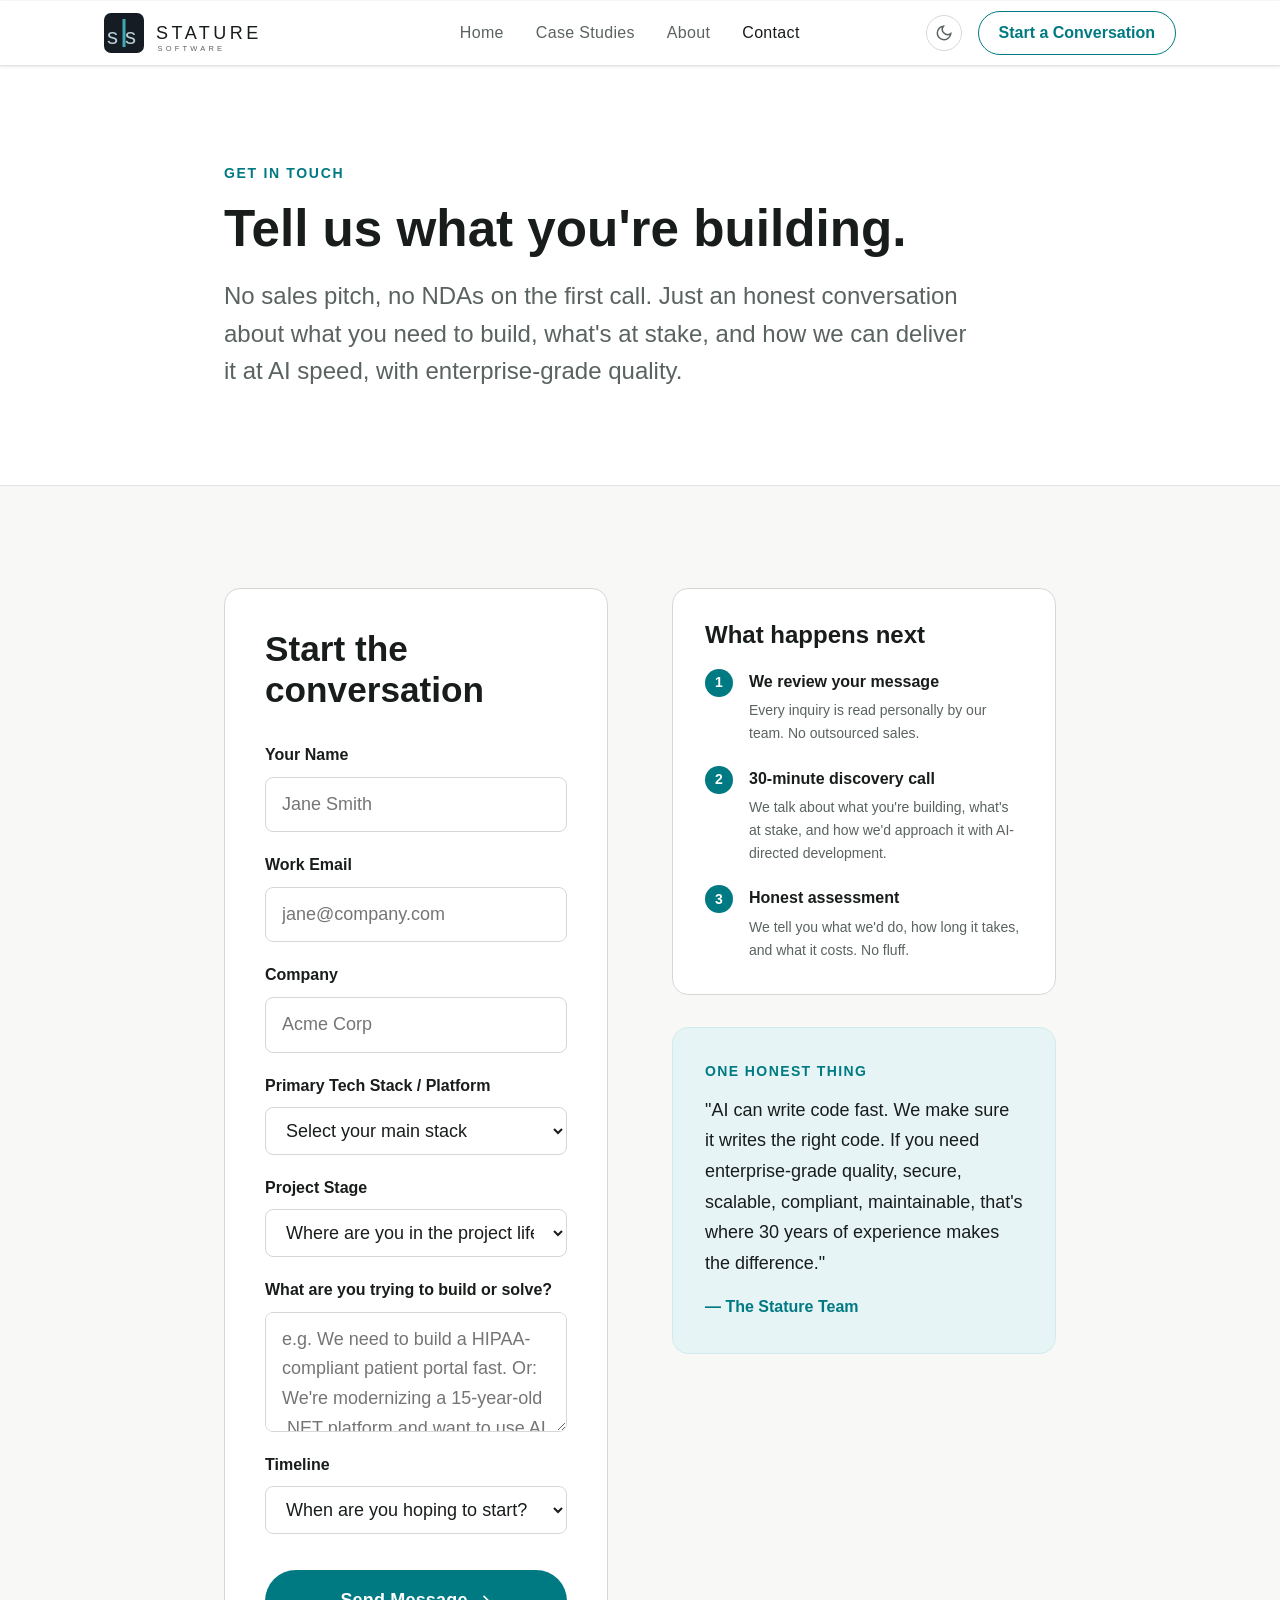
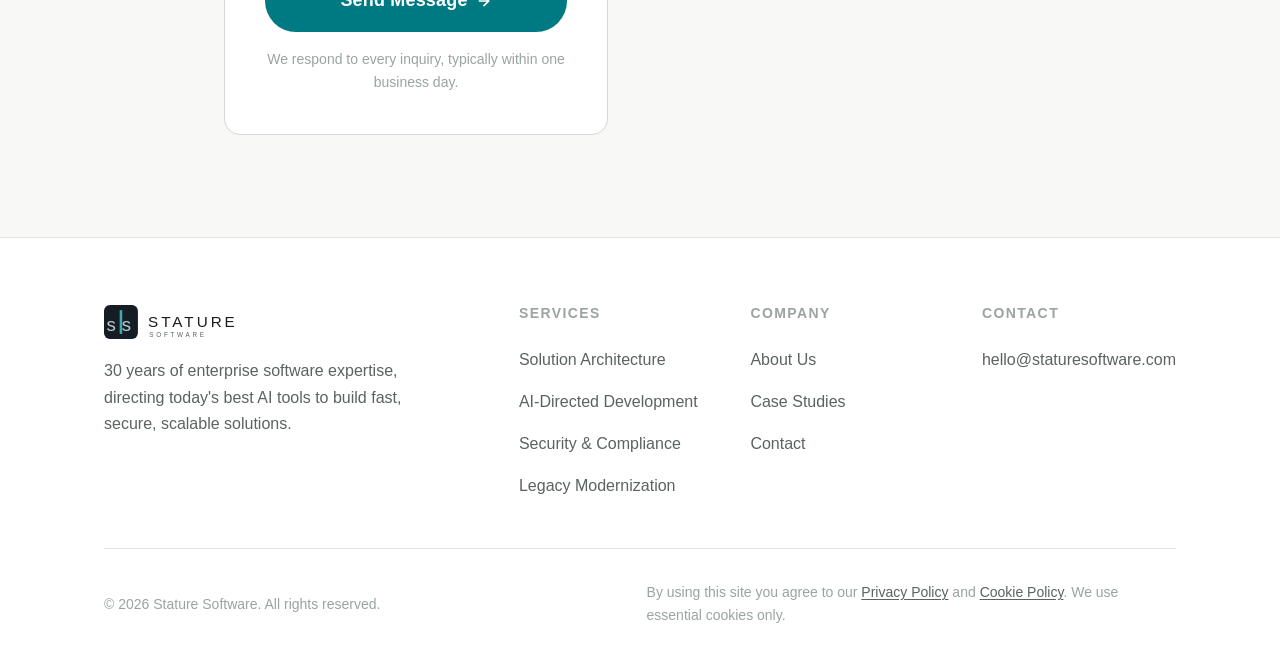
<file: contact.html>
<!DOCTYPE html>
<html lang="en">
<head>
<!--
   ______                            __
  / ____/___  ____ ___  ____  __  __/ /____  _____
 / /   / __ \/ __ `__ \/ __ \/ / / / __/ _ \/ ___/
/ /___/ /_/ / / / / / / /_/ / /_/ / /_/  __/ /
\____/\____/_/ /_/ /_/ .___/\__,_/\__/\___/_/
                    /_/
        Created with Perplexity Computer
        https://www.perplexity.ai/computer
-->
<meta name="generator" content="Perplexity Computer">
<meta name="author" content="Perplexity Computer">
<meta property="og:see_also" content="https://www.perplexity.ai/computer">
<link rel="author" href="https://www.perplexity.ai/computer">

  <meta charset="UTF-8">
  <meta name="viewport" content="width=device-width, initial-scale=1.0">
  <title>Contact, Stature Software</title>
  <meta name="description" content="Tell us about your project. We'll tell you honestly what it takes to build it fast, secure, and enterprise-ready with AI.">

  <link rel="preconnect" href="https://fonts.googleapis.com">
  <link rel="preconnect" href="https://fonts.gstatic.com" crossorigin>
  <link href="https://api.fontshare.com/v2/css?f[]=cabinet-grotesk@400,500,700,800,900&f[]=satoshi@400,500,700&display=swap" rel="stylesheet">
  <link href="https://fonts.googleapis.com/css2?family=JetBrains+Mono:wght@400;500&display=swap" rel="stylesheet">

  <link rel="icon" href="favicon.ico" sizes="any">
  <link rel="icon" href="favicon.svg" type="image/svg+xml">
  <link rel="apple-touch-icon" href="apple-touch-icon.png">
  <script src="https://js.hcaptcha.com/1/api.js" async defer></script>
  <link rel="stylesheet" href="css/style.css">
  <link rel="stylesheet" href="css/reveal.css">
  <script>
    (function(){
      var t =
        (matchMedia('(prefers-color-scheme: dark)').matches ? 'dark' : 'light');
      document.documentElement.setAttribute('data-theme', t);
    })();
  </script>
  <!-- Google tag (gtag.js) -->
  <script async src="https://www.googletagmanager.com/gtag/js?id=G-ZMT65RPBCW"></script>
  <script>
    window.dataLayer = window.dataLayer || [];
    function gtag(){dataLayer.push(arguments);}
    gtag('js', new Date());
    gtag('config', 'G-ZMT65RPBCW');
  </script>
</head>
<body>

<header class="nav">
  <div class="container">
    <div class="nav__inner">
      <a href="index.html" class="nav__logo" aria-label="Stature Software home">
          <svg width="230" height="46" viewBox="0 0 230 46" fill="none" xmlns="http://www.w3.org/2000/svg" aria-label="Stature Software">
  <!-- Mark -->
  <rect x="0" y="3" width="40" height="40" rx="7" fill="#151c24"/>
  <rect x="18.5" y="9" width="3" height="28" rx="0" fill="#3fa8b0"/>
  <text x="3" y="34" font-family="Helvetica Neue,Arial,sans-serif" font-size="22" font-weight="100" fill="#b8ccd4">s</text>
  <text x="21" y="34" font-family="Helvetica Neue,Arial,sans-serif" font-size="22" font-weight="100" fill="#b8ccd4">s</text>
  <!-- Wordmark -->
  <text x="52" y="29" font-family="Helvetica Neue,Arial,sans-serif" font-size="18" font-weight="300" letter-spacing="3.5" fill="var(--color-text)">STATURE</text>
  <text x="53.5" y="41" font-family="Helvetica Neue,Arial,sans-serif" font-size="7.5" font-weight="300" letter-spacing="3.2" fill="var(--color-text-muted)">SOFTWARE</text>
</svg>
      </a>
      <nav aria-label="Main navigation">
        <ul class="nav__links">
          <li><a href="index.html">Home</a></li>
          <li><a href="case-studies.html">Case Studies</a></li>
          <li><a href="about.html">About</a></li>
          <li><a href="contact.html" class="active">Contact</a></li>
        </ul>
      </nav>
      <div class="nav__actions">
        <button class="theme-toggle" data-theme-toggle aria-label="Toggle dark mode"></button>
        <a href="contact.html" class="nav__cta">Start a Conversation</a>
      </div>
      <button class="nav__hamburger" aria-label="Open menu" aria-expanded="false">
        <svg width="20" height="20" viewBox="0 0 24 24" fill="none" stroke="currentColor" stroke-width="2"><path d="M3 12h18M3 6h18M3 18h18"/></svg>
      </button>
    </div>
  </div>
  <nav class="mobile-menu" aria-label="Mobile navigation">
    <a href="index.html">Home</a>
    <a href="case-studies.html">Case Studies</a>
    <a href="about.html">About</a>
    <a href="contact.html">Contact</a>
  </nav>
</header>

<main>

<!-- PAGE HERO -->
<section class="page-hero">
  <div class="container container--default">
    <div data-reveal>
      <p class="section__eyebrow">Get in Touch</p>
      <h1 class="section__title" style="font-size:var(--text-2xl);">Tell us what you're building.</h1>
      <p class="section__subtitle">No sales pitch, no NDAs on the first call. Just an honest conversation about what you need to build, what's at stake, and how we can deliver it at AI speed, with enterprise-grade quality.</p>
    </div>
  </div>
</section>

<!-- CONTACT CONTENT -->
<section class="section">
  <div class="container container--default">
    <div class="contact-grid">

      <!-- Form -->
      <div data-reveal>
        <form
          name="contact"
          method="POST"
          action="https://formspree.io/f/xojkyzzy"
          style="background:var(--color-surface); border:1px solid var(--color-border); border-radius:var(--radius-xl); padding:var(--space-10);"
        >
          <h2 style="font-size:var(--text-xl); font-weight:800; color:var(--color-text); margin-bottom:var(--space-8);">Start the conversation</h2>
          <input type="hidden" name="_subject" value="Web Inquiry - StatureSoftware.com">
          <input type="hidden" name="_replyto" value="jpatalano@staturesoftware.com">
          <input type="hidden" name="_next" value="https://cs.staturesoftware.com/thanks.html">

          <div class="form-group">
            <label for="name">Your Name</label>
            <input type="text" id="name" name="name" placeholder="Jane Smith" required>
          </div>

          <div class="form-group">
            <label for="email">Work Email</label>
            <input type="email" id="email" name="email" placeholder="jane@company.com" required>
          </div>

          <div class="form-group">
            <label for="company">Company</label>
            <input type="text" id="company" name="company" placeholder="Acme Corp">
          </div>

          <div class="form-group">
            <label for="stack">Primary Tech Stack / Platform</label>
            <select id="stack" name="stack">
              <option value="" disabled selected>Select your main stack</option>
              <option>.NET / C#</option>
              <option>Node.js / JavaScript</option>
              <option>iOS (Swift / Objective-C)</option>
              <option>Android (Kotlin / Java)</option>
              <option>Python</option>
              <option>Ruby on Rails</option>
              <option>PHP / Laravel</option>
              <option>Mixed / Multiple</option>
              <option>Other</option>
            </select>
          </div>

          <div class="form-group">
            <label for="age">Project Stage</label>
            <select id="age" name="codebase_age">
              <option value="" disabled selected>Where are you in the project lifecycle?</option>
              <option>Net-new build, starting fresh</option>
              <option>Existing codebase, modernizing</option>
              <option>Legacy system, major overhaul</option>
              <option>Growing product, adding AI to dev workflow</option>
              <option>Not sure yet</option>
            </select>
          </div>

          <div class="form-group">
            <label for="challenge">What are you trying to build or solve?</label>
            <textarea id="challenge" name="challenge" placeholder="e.g. We need to build a HIPAA-compliant patient portal fast. Or: We're modernizing a 15-year-old .NET platform and want to use AI to accelerate it without cutting corners."></textarea>
          </div>

          <div class="form-group">
            <label for="timeline">Timeline</label>
            <select id="timeline" name="timeline">
              <option value="" disabled selected>When are you hoping to start?</option>
              <option>As soon as possible</option>
              <option>Within 1 month</option>
              <option>1–3 months</option>
              <option>3–6 months</option>
              <option>Just exploring for now</option>
            </select>
          </div>

          <div class="h-captcha" data-sitekey="332c1ee0-6398-405e-8200-b4daa6147700" style="margin-bottom:var(--space-5);"></div>

          <button type="submit" class="btn btn--primary btn--lg" style="width:100%; justify-content:center; margin-top:var(--space-4);">
            Send Message
            <svg width="16" height="16" viewBox="0 0 24 24" fill="none" stroke="currentColor" stroke-width="2.5" stroke-linecap="round"><path d="M5 12h14M12 5l7 7-7 7"/></svg>
          </button>

          <p style="font-size:var(--text-xs); color:var(--color-text-faint); margin-top:var(--space-4); text-align:center;">We respond to every inquiry, typically within one business day.</p>
        </form>
      </div>

      <!-- Right column: info + trust signals -->
      <div style="display:flex; flex-direction:column; gap:var(--space-8);" data-reveal data-delay="1">


        <!-- What to expect -->
        <div style="background:var(--color-surface); border:1px solid var(--color-border); border-radius:var(--radius-xl); padding:var(--space-8);">
          <h3 style="font-size:var(--text-lg); font-weight:700; color:var(--color-text); margin-bottom:var(--space-5);">What happens next</h3>
          <div style="display:flex; flex-direction:column; gap:var(--space-5);">
            <div style="display:flex; gap:var(--space-4); align-items:flex-start;">
              <div style="width:28px; height:28px; border-radius:50%; background:var(--color-primary); color:#fff; display:flex; align-items:center; justify-content:center; font-size:var(--text-xs); font-weight:700; flex-shrink:0;">1</div>
              <div>
                <p style="font-size:var(--text-sm); font-weight:600; color:var(--color-text);">We review your message</p>
                <p style="font-size:var(--text-xs); color:var(--color-text-muted); margin-top:var(--space-1);">Every inquiry is read personally by our team. No outsourced sales.</p>
              </div>
            </div>
            <div style="display:flex; gap:var(--space-4); align-items:flex-start;">
              <div style="width:28px; height:28px; border-radius:50%; background:var(--color-primary); color:#fff; display:flex; align-items:center; justify-content:center; font-size:var(--text-xs); font-weight:700; flex-shrink:0;">2</div>
              <div>
                <p style="font-size:var(--text-sm); font-weight:600; color:var(--color-text);">30-minute discovery call</p>
                <p style="font-size:var(--text-xs); color:var(--color-text-muted); margin-top:var(--space-1);">We talk about what you're building, what's at stake, and how we'd approach it with AI-directed development.</p>
              </div>
            </div>
            <div style="display:flex; gap:var(--space-4); align-items:flex-start;">
              <div style="width:28px; height:28px; border-radius:50%; background:var(--color-primary); color:#fff; display:flex; align-items:center; justify-content:center; font-size:var(--text-xs); font-weight:700; flex-shrink:0;">3</div>
              <div>
                <p style="font-size:var(--text-sm); font-weight:600; color:var(--color-text);">Honest assessment</p>
                <p style="font-size:var(--text-xs); color:var(--color-text-muted); margin-top:var(--space-1);">We tell you what we'd do, how long it takes, and what it costs. No fluff.</p>
              </div>
            </div>
          </div>
        </div>

        <!-- Quick truth box -->
        <div style="background:var(--color-primary-light); border:1px solid var(--color-primary-highlight); border-radius:var(--radius-xl); padding:var(--space-8);">
          <p style="font-size:var(--text-xs); font-weight:700; letter-spacing:0.1em; text-transform:uppercase; color:var(--color-primary); margin-bottom:var(--space-3);">One honest thing</p>
          <p style="font-size:var(--text-base); color:var(--color-text); line-height:1.7;">
            "AI can write code fast. We make sure it writes the right code. If you need enterprise-grade quality, secure, scalable, compliant, maintainable, that's where 30 years of experience makes the difference."
          </p>
          <p style="font-size:var(--text-sm); font-weight:600; color:var(--color-primary); margin-top:var(--space-4);">— The Stature Team</p>
        </div>

      </div>
    </div>
  </div>
</section>

</main>

<footer class="footer">
  <div class="container">
    <div class="footer__grid">
      <div>
        <a href="index.html" aria-label="Stature Software home">
          <svg width="195" height="40" viewBox="0 0 230 46" fill="none" xmlns="http://www.w3.org/2000/svg">
  <rect x="0" y="3" width="40" height="40" rx="7" fill="#151c24"/>
  <rect x="18.5" y="9" width="3" height="28" rx="0" fill="#3fa8b0"/>
  <text x="3" y="34" font-family="Helvetica Neue,Arial,sans-serif" font-size="22" font-weight="100" fill="#b8ccd4">s</text>
  <text x="21" y="34" font-family="Helvetica Neue,Arial,sans-serif" font-size="22" font-weight="100" fill="#b8ccd4">s</text>
  <text x="52" y="29" font-family="Helvetica Neue,Arial,sans-serif" font-size="18" font-weight="300" letter-spacing="3.5" fill="var(--color-text)">STATURE</text>
  <text x="53.5" y="41" font-family="Helvetica Neue,Arial,sans-serif" font-size="7.5" font-weight="300" letter-spacing="3.2" fill="var(--color-text-muted)">SOFTWARE</text>
</svg>
        </a>
        <p class="footer__brand-desc">30 years of enterprise software expertise, directing today's best AI tools to build fast, secure, scalable solutions.</p>
      </div>
      <div>
        <p class="footer__col-title">Services</p>
        <ul class="footer__links">
          <li><a href="index.html#services">Solution Architecture</a></li>
          <li><a href="index.html#services">AI-Directed Development</a></li>
          <li><a href="index.html#services">Security &amp; Compliance</a></li>
          <li><a href="index.html#services">Legacy Modernization</a></li>
        </ul>
      </div>
      <div>
        <p class="footer__col-title">Company</p>
        <ul class="footer__links">
          <li><a href="about.html">About Us</a></li>
          <li><a href="case-studies.html">Case Studies</a></li>
          <li><a href="contact.html">Contact</a></li>
        </ul>
      </div>
      <div>
        <p class="footer__col-title">Contact</p>
        <ul class="footer__links">
          <li><a href="mailto:hello@staturesoftware.com">hello@staturesoftware.com</a></li>
        </ul>
      </div>
    </div>
    <div class="footer__bottom">
      <p class="footer__copy">© 2026 Stature Software. All rights reserved.</p>
      <p class="footer__copy footer__cookie">By using this site you agree to our <a href="#" onclick="return false;">Privacy Policy</a> and <a href="#" onclick="return false;">Cookie Policy</a>. We use essential cookies only.</p>
    </div>
  </div>
</footer>

<script src="js/main.js"></script>
</body>
</html>
</file>
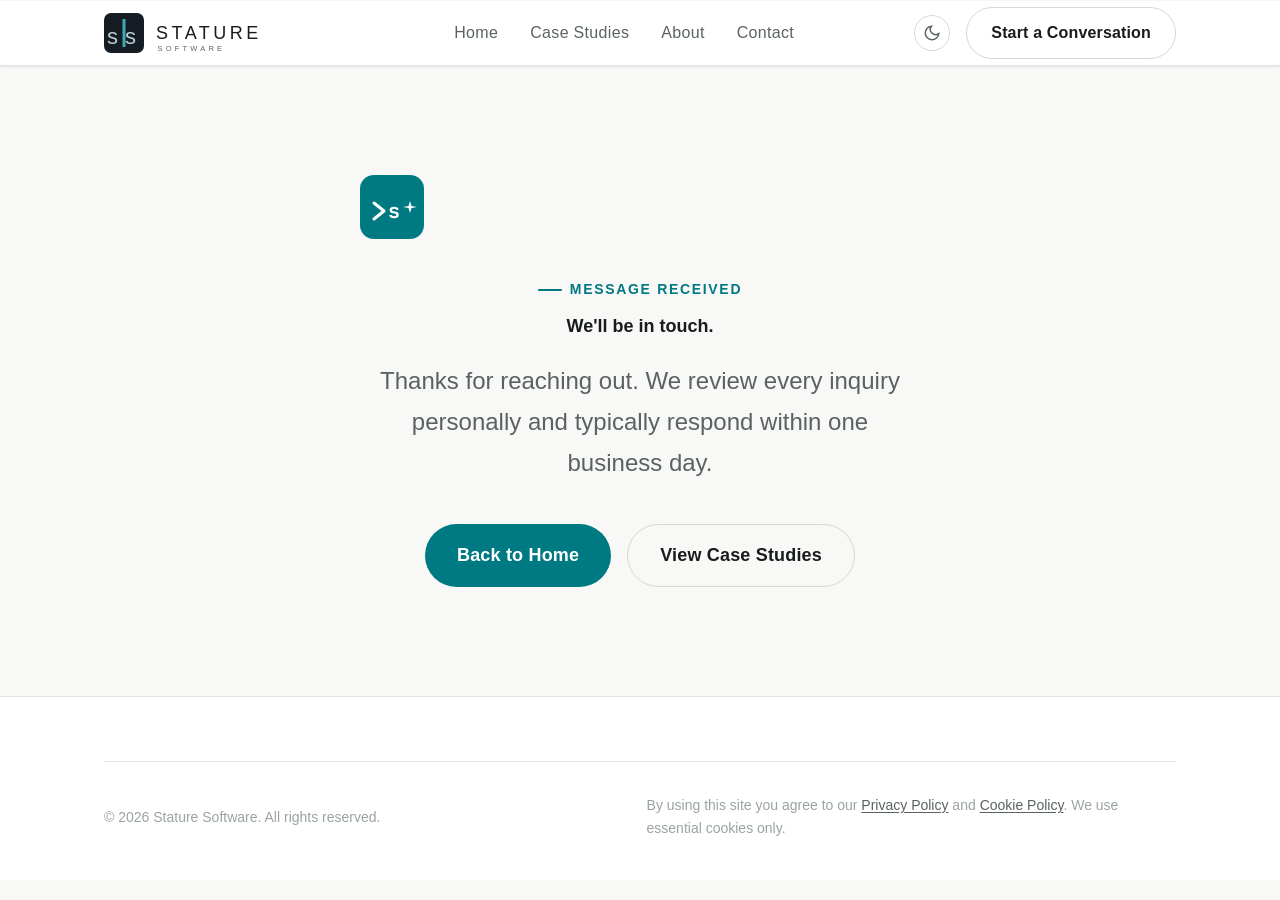
<file: thanks.html>
<!DOCTYPE html>
<html lang="en">
<head>
<meta charset="UTF-8">
<meta name="viewport" content="width=device-width, initial-scale=1.0">
<title>Thank You — Stature Software</title>
<link rel="icon" href="favicon.ico" sizes="any">
<link rel="icon" href="favicon.svg" type="image/svg+xml">
<link rel="apple-touch-icon" href="apple-touch-icon.png">
<link href="https://api.fontshare.com/v2/css?f[]=cabinet-grotesk@400,500,700,800,900&f[]=satoshi@400,500,700&display=swap" rel="stylesheet">
<link href="https://fonts.googleapis.com/css2?family=JetBrains+Mono:wght@400;500&display=swap" rel="stylesheet">
<script src="https://js.hcaptcha.com/1/api.js" async defer></script>
<link rel="stylesheet" href="css/style.css">
<link rel="stylesheet" href="css/reveal.css">
<script>
  (function(){
    var t = (matchMedia('(prefers-color-scheme: dark)').matches ? 'dark' : 'light');
    document.documentElement.setAttribute('data-theme', t);
  })();
</script>
  <!-- Google tag (gtag.js) -->
  <script async src="https://www.googletagmanager.com/gtag/js?id=G-ZMT65RPBCW"></script>
  <script>
    window.dataLayer = window.dataLayer || [];
    function gtag(){dataLayer.push(arguments);}
    gtag('js', new Date());
    gtag('config', 'G-ZMT65RPBCW');
  </script>
</head>
<body>

<header class="nav" role="banner">
  <div class="container">
    <div class="nav__inner">
      <a href="index.html" class="nav__logo" aria-label="Stature Software home">
        <svg width="230" height="46" viewBox="0 0 230 46" fill="none" xmlns="http://www.w3.org/2000/svg" aria-label="Stature Software">
  <!-- Mark -->
  <rect x="0" y="3" width="40" height="40" rx="7" fill="#151c24"/>
  <rect x="18.5" y="9" width="3" height="28" rx="0" fill="#3fa8b0"/>
  <text x="3" y="34" font-family="Helvetica Neue,Arial,sans-serif" font-size="22" font-weight="100" fill="#b8ccd4">s</text>
  <text x="21" y="34" font-family="Helvetica Neue,Arial,sans-serif" font-size="22" font-weight="100" fill="#b8ccd4">s</text>
  <!-- Wordmark -->
  <text x="52" y="29" font-family="Helvetica Neue,Arial,sans-serif" font-size="18" font-weight="300" letter-spacing="3.5" fill="var(--color-text)">STATURE</text>
  <text x="53.5" y="41" font-family="Helvetica Neue,Arial,sans-serif" font-size="7.5" font-weight="300" letter-spacing="3.2" fill="var(--color-text-muted)">SOFTWARE</text>
</svg>
      </a>
      <nav aria-label="Main navigation">
        <ul class="nav__links">
          <li><a href="index.html">Home</a></li>
          <li><a href="case-studies.html">Case Studies</a></li>
          <li><a href="about.html">About</a></li>
          <li><a href="contact.html">Contact</a></li>
        </ul>
      </nav>
      <div class="nav__actions">
        <button class="theme-toggle" data-theme-toggle aria-label="Toggle dark mode"></button>
        <a href="contact.html" class="btn btn--outline btn--sm">Start a Conversation</a>
      </div>
      <button class="nav__hamburger" aria-label="Open menu" aria-expanded="false">
        <span></span><span></span><span></span>
      </button>
    </div>
  </div>
</header>

<main>
  <section class="section" style="min-height: 70vh; display:flex; align-items:center;">
    <div class="container">
      <div style="max-width:560px; margin:0 auto; text-align:center;">

        <!-- Terminal mark -->
        <div style="margin-bottom:var(--space-8);">
          <svg width="64" height="64" viewBox="0 0 64 64" fill="none" xmlns="http://www.w3.org/2000/svg">
            <rect width="64" height="64" rx="14" fill="var(--color-primary)"/>
            <path d="M14 28 L24 36 L14 44" stroke="white" stroke-width="3" stroke-linecap="round" stroke-linejoin="round" fill="none"/>
            <text x="28" y="43" font-family="JetBrains Mono, monospace" font-size="20" font-weight="700" fill="white">s</text>
            <path d="M50 26 L51.5 31 L57 32 L51.5 33 L50 38 L48.5 33 L43 32 L48.5 31 Z" fill="white"/>
          </svg>
        </div>

        <div class="hero__eyebrow" style="margin-bottom:var(--space-4);">Message received</div>
        <h1 style="font-family:'Cabinet Grotesk',sans-serif; font-size:var(--text-4xl); font-weight:900; color:var(--color-text); margin-bottom:var(--space-6); line-height:1.1;">
          We'll be in touch.
        </h1>
        <p style="font-size:var(--text-lg); color:var(--color-text-muted); line-height:1.7; margin-bottom:var(--space-10);">
          Thanks for reaching out. We review every inquiry personally and typically respond within one business day.
        </p>

        <div style="display:flex; gap:var(--space-4); justify-content:center; flex-wrap:wrap;">
          <a href="index.html" class="btn btn--primary btn--lg">Back to Home</a>
          <a href="case-studies.html" class="btn btn--outline btn--lg">View Case Studies</a>
        </div>

      </div>
    </div>
  </section>
</main>

<footer class="footer">
  <div class="container">
    <div class="footer__bottom" style="border-top:1px solid var(--color-divider); padding-top:var(--space-8);">
      <p class="footer__copy">© 2026 Stature Software. All rights reserved.</p>
      <p class="footer__copy footer__cookie">By using this site you agree to our <a href="#">Privacy Policy</a> and <a href="#">Cookie Policy</a>. We use essential cookies only.</p>
    </div>
  </div>
</footer>

<script src="js/main.js"></script>
</body>
</html>
</file>
<file: css/style.css>
/* ============================================
   STATURE SOFTWARE — Main Stylesheet
   Clean / Minimal / Light Direction
   Teal accent (#00929A) — evolved from existing brand
   ============================================ */

/* --- ANIMATIONS --- */
@keyframes star-blink {
  0%, 49% { opacity: 1; }
  50%, 100% { opacity: 0; }
}
.star-blink { animation: star-blink 1.1s step-end infinite; }

/* --- DESIGN TOKENS --- */
:root {
  /* Type scale */
  --text-xs:   clamp(0.75rem,  0.7rem  + 0.25vw, 0.875rem);
  --text-sm:   clamp(0.875rem, 0.8rem  + 0.35vw, 1rem);
  --text-base: clamp(1rem,     0.95rem + 0.25vw, 1.125rem);
  --text-lg:   clamp(1.125rem, 1rem    + 0.75vw, 1.5rem);
  --text-xl:   clamp(1.5rem,   1.2rem  + 1.25vw, 2.25rem);
  --text-2xl:  clamp(2rem,     1.2rem  + 2.5vw,  3.5rem);
  --text-3xl:  clamp(2.5rem,   1rem    + 4vw,    5rem);
  --text-hero: clamp(3rem,     0.5rem  + 7vw,    8rem);

  /* Spacing */
  --space-1:  0.25rem;
  --space-2:  0.5rem;
  --space-3:  0.75rem;
  --space-4:  1rem;
  --space-5:  1.25rem;
  --space-6:  1.5rem;
  --space-8:  2rem;
  --space-10: 2.5rem;
  --space-12: 3rem;
  --space-16: 4rem;
  --space-20: 5rem;
  --space-24: 6rem;
  --space-32: 8rem;

  /* Radius */
  --radius-sm: 0.375rem;
  --radius-md: 0.5rem;
  --radius-lg: 0.75rem;
  --radius-xl: 1rem;
  --radius-full: 9999px;

  /* Transitions */
  --transition-interactive: 180ms cubic-bezier(0.16, 1, 0.3, 1);

  /* Shadows */
  --shadow-sm: 0 1px 3px rgba(0,0,0,0.06), 0 1px 2px rgba(0,0,0,0.04);
  --shadow-md: 0 4px 16px rgba(0,0,0,0.08);
  --shadow-lg: 0 12px 40px rgba(0,0,0,0.10);

  /* Content widths */
  --content-narrow: 640px;
  --content-default: 960px;
  --content-wide: 1200px;

  /* Fonts */
  --font-display: 'Cabinet Grotesk', 'Helvetica Neue', sans-serif;
  --font-body: 'Satoshi', 'Inter', sans-serif;
  --font-mono: 'JetBrains Mono', 'Courier New', monospace;
}

/* LIGHT MODE (default) */
:root, [data-theme="light"] {
  --color-bg:              #f8f8f6;
  --color-surface:         #ffffff;
  --color-surface-2:       #f3f4f2;
  --color-surface-offset:  #eaecea;
  --color-divider:         #e2e4e2;
  --color-border:          #d5d8d5;

  --color-text:            #181c1b;
  --color-text-muted:      #5a6360;
  --color-text-faint:      #9aa4a1;
  --color-text-inverse:    #f8f8f6;

  /* Teal accent — evolved from existing brand */
  --color-primary:         #007a82;
  --color-primary-hover:   #005f66;
  --color-primary-active:  #004449;
  --color-primary-highlight: #d0ebec;
  --color-primary-light:   #e6f4f5;

  --color-success:         #3a7a2b;
  --color-warning:         #996b1a;
  --color-error:           #b03060;
}

/* DARK MODE — manual toggle */
[data-theme="dark"] {
  --color-bg:              #141716;
  --color-surface:         #1b1f1e;
  --color-surface-2:       #212523;
  --color-surface-offset:  #1e2220;
  --color-divider:         #2a2f2d;
  --color-border:          #363c3a;

  --color-text:            #d4d9d7;
  --color-text-muted:      #7a8480;
  --color-text-faint:      #4f5754;
  --color-text-inverse:    #141716;

  --color-primary:         #3fa8b0;
  --color-primary-hover:   #1e8f98;
  --color-primary-active:  #107a82;
  --color-primary-highlight: #1e3436;
  --color-primary-light:   #162728;

  --color-success:         #5aaa3f;
  --color-warning:         #cc9a3a;
  --color-error:           #d45c8a;
}

/* DARK MODE — system preference (no manual override) */
@media (prefers-color-scheme: dark) {
  :root:not([data-theme="light"]) {
    --color-bg:              #141716;
    --color-surface:         #1b1f1e;
    --color-surface-2:       #212523;
    --color-surface-offset:  #1e2220;
    --color-divider:         #2a2f2d;
    --color-border:          #363c3a;
    --color-text:            #d4d9d7;
    --color-text-muted:      #7a8480;
    --color-text-faint:      #4f5754;
    --color-text-inverse:    #141716;
    --color-primary:         #3fa8b0;
    --color-primary-hover:   #1e8f98;
    --color-primary-active:  #107a82;
    --color-primary-highlight: #1e3436;
    --color-primary-light:   #162728;
    --color-success:         #5aaa3f;
    --color-warning:         #cc9a3a;
    --color-error:           #d45c8a;
  }
}

/* --- BASE RESET --- */
*, *::before, *::after { box-sizing: border-box; margin: 0; padding: 0; }

html {
  -webkit-font-smoothing: antialiased;
  -moz-osx-font-smoothing: grayscale;
  text-rendering: optimizeLegibility;
  scroll-behavior: smooth;
  scroll-padding-top: var(--space-20);
}

body {
  min-height: 100dvh;
  line-height: 1.65;
  font-family: var(--font-body);
  font-size: var(--text-base);
  color: var(--color-text);
  background-color: var(--color-bg);
}

img, picture, video, canvas, svg { display: block; max-width: 100%; height: auto; }
ul[role="list"], ol[role="list"] { list-style: none; }
input, button, textarea, select { font: inherit; color: inherit; }
h1, h2, h3, h4, h5, h6 { text-wrap: balance; line-height: 1.15; font-family: var(--font-display); }
p, li, figcaption { text-wrap: pretty; max-width: 68ch; }

::selection { background: var(--color-primary-highlight); color: var(--color-text); }
:focus-visible { outline: 2px solid var(--color-primary); outline-offset: 3px; border-radius: var(--radius-sm); }

@media (prefers-reduced-motion: reduce) {
  *, *::before, *::after {
    animation-duration: 0.01ms !important;
    transition-duration: 0.01ms !important;
    scroll-behavior: auto !important;
  }
}

button { cursor: pointer; background: none; border: none; }

a, button, [role="button"], input, textarea, select {
  transition: color var(--transition-interactive),
              background var(--transition-interactive),
              border-color var(--transition-interactive),
              box-shadow var(--transition-interactive),
              opacity var(--transition-interactive);
}

.sr-only {
  position: absolute; width: 1px; height: 1px; padding: 0; margin: -1px;
  overflow: hidden; clip: rect(0,0,0,0); white-space: nowrap; border-width: 0;
}

/* --- LAYOUT UTILITIES --- */
.container {
  width: 100%;
  max-width: var(--content-wide);
  margin-inline: auto;
  padding-inline: clamp(var(--space-6), 5vw, var(--space-16));
}
.container--narrow { max-width: var(--content-narrow); }
.container--default { max-width: var(--content-default); }

/* --- NAV --- */
.nav {
  position: sticky;
  top: 0;
  z-index: 100;
  background: color-mix(in oklch, var(--color-surface) 92%, transparent);
  backdrop-filter: blur(16px);
  -webkit-backdrop-filter: blur(16px);
  border-bottom: 1px solid var(--color-divider);
  transition: box-shadow var(--transition-interactive);
}
.nav--scrolled { box-shadow: var(--shadow-sm); }

.nav__inner {
  display: flex;
  align-items: center;
  justify-content: space-between;
  height: 64px;
  gap: var(--space-8);
}

.nav__logo {
  display: flex;
  align-items: center;
  gap: var(--space-3);
  text-decoration: none;
  color: var(--color-text);
  flex-shrink: 0;
}
.nav__logo:hover { opacity: 0.8; }

.nav__links {
  display: flex;
  align-items: center;
  gap: var(--space-8);
  list-style: none;
}
.nav__links a {
  font-size: var(--text-sm);
  font-weight: 500;
  color: var(--color-text-muted);
  text-decoration: none;
  letter-spacing: 0.02em;
}
.nav__links a:hover { color: var(--color-primary); }
.nav__links a.active { color: var(--color-text); }

.nav__actions {
  display: flex;
  align-items: center;
  gap: var(--space-4);
}

.nav__cta {
  font-size: var(--text-sm);
  font-weight: 600;
  color: var(--color-primary);
  text-decoration: none;
  padding: var(--space-2) var(--space-5);
  border: 1.5px solid var(--color-primary);
  border-radius: var(--radius-full);
  white-space: nowrap;
}
.nav__cta:hover {
  background: var(--color-primary);
  color: var(--color-text-inverse);
}

/* Theme toggle */
.theme-toggle {
  width: 36px;
  height: 36px;
  display: flex;
  align-items: center;
  justify-content: center;
  border-radius: var(--radius-full);
  color: var(--color-text-muted);
  border: 1px solid var(--color-border);
  flex-shrink: 0;
}
.theme-toggle:hover { color: var(--color-text); background: var(--color-surface-2); }

/* Mobile nav */
.nav__hamburger {
  display: none;
  width: 36px;
  height: 36px;
  align-items: center;
  justify-content: center;
  color: var(--color-text);
}
.mobile-menu {
  display: none;
  flex-direction: column;
  padding: var(--space-6);
  gap: var(--space-6);
  border-top: 1px solid var(--color-divider);
  background: var(--color-surface);
}
.mobile-menu a {
  font-size: var(--text-base);
  font-weight: 500;
  color: var(--color-text-muted);
  text-decoration: none;
}
.mobile-menu a:hover { color: var(--color-primary); }
.mobile-menu.is-open { display: flex; }

@media (max-width: 768px) {
  .nav__links, .nav__cta { display: none; }
  .nav__hamburger { display: flex; }
}

/* --- BUTTONS --- */
.btn {
  display: inline-flex;
  align-items: center;
  gap: var(--space-2);
  font-size: var(--text-sm);
  font-weight: 600;
  padding: var(--space-3) var(--space-6);
  border-radius: var(--radius-full);
  text-decoration: none;
  white-space: nowrap;
  cursor: pointer;
  border: none;
  letter-spacing: 0.01em;
}
.btn--primary {
  background: var(--color-primary);
  color: #ffffff;
}
.btn--primary:hover {
  background: var(--color-primary-hover);
  box-shadow: 0 4px 16px color-mix(in oklch, var(--color-primary) 35%, transparent);
  transform: translateY(-1px);
}
.btn--outline {
  background: transparent;
  color: var(--color-text);
  border: 1.5px solid var(--color-border);
}
.btn--outline:hover {
  border-color: var(--color-primary);
  color: var(--color-primary);
}
.btn--lg {
  font-size: var(--text-base);
  padding: var(--space-4) var(--space-8);
}

/* --- BADGE / PILL --- */
.badge {
  display: inline-flex;
  align-items: center;
  gap: var(--space-2);
  font-size: var(--text-xs);
  font-weight: 600;
  padding: var(--space-1) var(--space-3);
  border-radius: var(--radius-full);
  letter-spacing: 0.06em;
  text-transform: uppercase;
}
.badge--teal {
  background: var(--color-primary-light);
  color: var(--color-primary);
  border: 1px solid var(--color-primary-highlight);
}
.badge--neutral {
  background: var(--color-surface-2);
  color: var(--color-text-muted);
  border: 1px solid var(--color-divider);
}

/* --- SECTIONS --- */
.section {
  padding-block: clamp(var(--space-16), 8vw, var(--space-32));
}
.section--tight {
  padding-block: clamp(var(--space-10), 5vw, var(--space-20));
}
.section--accent {
  background: var(--color-primary-light);
  border-top: 1px solid var(--color-primary-highlight);
  border-bottom: 1px solid var(--color-primary-highlight);
}
.section--surface {
  background: var(--color-surface);
}
.section--dark {
  background: #0e1a1c;
  color: #e0ecea;
}

.section__eyebrow {
  font-size: var(--text-xs);
  font-weight: 700;
  letter-spacing: 0.12em;
  text-transform: uppercase;
  color: var(--color-primary);
  margin-bottom: var(--space-4);
}
.section__title {
  font-size: var(--text-2xl);
  font-weight: 800;
  color: var(--color-text);
  margin-bottom: var(--space-5);
  line-height: 1.1;
}
.section__subtitle {
  font-size: var(--text-lg);
  color: var(--color-text-muted);
  max-width: 56ch;
  line-height: 1.55;
}

/* --- HERO --- */
.hero {
  padding-block: clamp(var(--space-20), 10vw, var(--space-32)) clamp(var(--space-16), 8vw, var(--space-24));
  position: relative;
  overflow: hidden;
}
.hero::before {
  content: '';
  position: absolute;
  inset: 0;
  background: radial-gradient(ellipse 80% 60% at 50% -10%, color-mix(in oklch, var(--color-primary) 10%, transparent), transparent 60%);
  pointer-events: none;
}
.hero__grid {
  display: grid;
  grid-template-columns: 1fr 1fr;
  gap: var(--space-16);
  align-items: center;
}
.hero__eyebrow {
  display: inline-flex;
  align-items: center;
  gap: var(--space-2);
  font-size: var(--text-xs);
  font-weight: 700;
  letter-spacing: 0.12em;
  text-transform: uppercase;
  color: var(--color-primary);
  margin-bottom: var(--space-6);
}
.hero__eyebrow::before {
  content: '';
  display: block;
  width: 24px;
  height: 2px;
  background: var(--color-primary);
  border-radius: 2px;
}
.hero__heading {
  font-size: var(--text-3xl);
  font-weight: 800;
  line-height: 1.05;
  letter-spacing: -0.02em;
  color: var(--color-text);
  margin-bottom: var(--space-6);
}
.hero__heading em {
  font-style: normal;
  color: var(--color-primary);
}
.hero__body {
  font-size: var(--text-lg);
  color: var(--color-text-muted);
  max-width: 52ch;
  line-height: 1.6;
  margin-bottom: var(--space-8);
}
.hero__actions {
  display: flex;
  flex-wrap: wrap;
  gap: var(--space-4);
  align-items: center;
}
.hero__trust {
  margin-top: var(--space-8);
  font-size: var(--text-xs);
  color: var(--color-text-faint);
  display: flex;
  align-items: center;
  gap: var(--space-3);
}
.hero__trust::before {
  content: '';
  display: block;
  width: 16px;
  height: 1px;
  background: var(--color-text-faint);
}

/* Hero visual */
.hero__visual {
  position: relative;
}
.hero__code-window {
  background: #0e1a1c;
  border-radius: var(--radius-xl);
  overflow: hidden;
  box-shadow: var(--shadow-lg), 0 0 0 1px rgba(0,200,210,0.12);
}
.code-window__bar {
  background: #162628;
  padding: var(--space-3) var(--space-4);
  display: flex;
  align-items: center;
  gap: var(--space-3);
  border-bottom: 1px solid rgba(255,255,255,0.06);
}
.code-dot {
  width: 10px;
  height: 10px;
  border-radius: 50%;
}
.code-dot--red   { background: #ff5f57; }
.code-dot--amber { background: #ffbd2e; }
.code-dot--green { background: #28c840; }
.code-window__filename {
  font-family: var(--font-mono);
  font-size: var(--text-xs);
  color: rgba(255,255,255,0.35);
  margin-left: var(--space-2);
}
.code-window__body {
  padding: var(--space-6);
  font-family: var(--font-mono);
  font-size: clamp(0.7rem, 0.65rem + 0.3vw, 0.8rem);
  line-height: 1.7;
  overflow: hidden;
}
.code-line { display: flex; gap: var(--space-4); }
.code-num { color: rgba(255,255,255,0.18); user-select: none; min-width: 2ch; text-align: right; }
.code-content { color: #a8d8da; }
.tok-comment { color: rgba(255,255,255,0.28); font-style: italic; }
.tok-keyword { color: #7ec8e3; }
.tok-string  { color: #a8e6a3; }
.tok-fn      { color: #f4c674; }
.tok-var     { color: #a8d8da; }
.tok-dim     { color: rgba(255,255,255,0.4); }

/* Floating pill badges on hero visual */
.hero__pill {
  position: absolute;
  background: var(--color-surface);
  border: 1px solid var(--color-border);
  border-radius: var(--radius-full);
  padding: var(--space-2) var(--space-4);
  font-size: var(--text-xs);
  font-weight: 600;
  color: var(--color-text);
  box-shadow: var(--shadow-md);
  display: flex;
  align-items: center;
  gap: var(--space-2);
  white-space: nowrap;
}
.hero__pill--1 { top: -12px; right: 20px; }
.hero__pill--2 { bottom: 24px; left: -16px; }
.hero__pill--3 { bottom: 64px; right: -12px; }
.hero__pill-dot { width: 8px; height: 8px; border-radius: 50%; background: var(--color-primary); }
.hero__pill-dot--green { background: #28c840; }
.hero__pill-dot--amber { background: #ffbd2e; }

@media (max-width: 900px) {
  .hero__grid { grid-template-columns: 1fr; }
  .hero__visual { display: none; }
}

/* --- LOGOS STRIP --- */
.logos-strip {
  padding-block: var(--space-10);
  border-top: 1px solid var(--color-divider);
  border-bottom: 1px solid var(--color-divider);
}
.logos-strip__label {
  font-size: var(--text-xs);
  font-weight: 600;
  letter-spacing: 0.1em;
  text-transform: uppercase;
  color: var(--color-text-faint);
  text-align: center;
  margin-bottom: var(--space-6);
}
.logos-strip__row {
  display: flex;
  align-items: center;
  justify-content: center;
  flex-wrap: wrap;
  gap: clamp(var(--space-8), 4vw, var(--space-16));
}
.logos-strip__tech {
  font-family: var(--font-display);
  font-size: var(--text-sm);
  font-weight: 700;
  color: var(--color-text-faint);
  letter-spacing: 0.04em;
  opacity: 0.7;
}

/* --- SERVICES GRID --- */
.services-grid {
  display: grid;
  grid-template-columns: repeat(auto-fit, minmax(280px, 1fr));
  gap: var(--space-6);
}
.service-card {
  background: var(--color-surface);
  border: 1px solid var(--color-border);
  border-radius: var(--radius-xl);
  padding: var(--space-8);
  transition: box-shadow var(--transition-interactive), border-color var(--transition-interactive), transform var(--transition-interactive);
}
.service-card:hover {
  box-shadow: var(--shadow-md);
  border-color: var(--color-primary-highlight);
  transform: translateY(-2px);
}
.service-card__icon {
  width: 48px;
  height: 48px;
  background: var(--color-primary-light);
  border-radius: var(--radius-lg);
  display: flex;
  align-items: center;
  justify-content: center;
  margin-bottom: var(--space-5);
  color: var(--color-primary);
}
.service-card__title {
  font-size: var(--text-lg);
  font-weight: 700;
  color: var(--color-text);
  margin-bottom: var(--space-3);
  line-height: 1.25;
}
.service-card__body {
  font-size: var(--text-base);
  color: var(--color-text-muted);
  line-height: 1.65;
}

/* --- STATS ROW --- */
.stats-row {
  display: grid;
  grid-template-columns: repeat(4, 1fr);
  gap: var(--space-8);
  text-align: center;
}
.stat__number {
  font-family: var(--font-display);
  font-size: var(--text-2xl);
  font-weight: 800;
  color: var(--color-primary);
  line-height: 1;
  margin-bottom: var(--space-2);
}
.stat__label {
  font-size: var(--text-sm);
  color: var(--color-text-muted);
  line-height: 1.4;
}
@media (max-width: 640px) {
  .stats-row { grid-template-columns: repeat(2, 1fr); }
}

/* --- PROCESS STEPS --- */
.process-steps {
  display: grid;
  grid-template-columns: repeat(auto-fit, minmax(220px, 1fr));
  gap: var(--space-8);
  position: relative;
}
.process-step {
  position: relative;
  padding-top: var(--space-6);
}
.process-step__number {
  font-family: var(--font-display);
  font-size: var(--text-3xl);
  font-weight: 800;
  color: var(--color-primary-highlight);
  line-height: 1;
  margin-bottom: var(--space-4);
}
[data-theme="dark"] .process-step__number { color: var(--color-primary-highlight); }
.process-step__title {
  font-size: var(--text-lg);
  font-weight: 700;
  color: var(--color-text);
  margin-bottom: var(--space-3);
}
.process-step__body {
  font-size: var(--text-base);
  color: var(--color-text-muted);
  line-height: 1.65;
}

/* --- TESTIMONIALS --- */
.testimonials-grid {
  display: grid;
  grid-template-columns: repeat(auto-fit, minmax(320px, 1fr));
  gap: var(--space-6);
}
.testimonial-card {
  background: var(--color-surface);
  border: 1px solid var(--color-border);
  border-radius: var(--radius-xl);
  padding: var(--space-8);
  display: flex;
  flex-direction: column;
  gap: var(--space-6);
}
.testimonial-card__quote {
  font-size: var(--text-base);
  color: var(--color-text);
  line-height: 1.7;
  flex: 1;
}
.testimonial-card__quote::before {
  content: '"';
  font-family: var(--font-display);
  font-size: var(--text-2xl);
  color: var(--color-primary);
  line-height: 0.8;
  display: block;
  margin-bottom: var(--space-3);
}
.testimonial-card__author {
  display: flex;
  align-items: center;
  gap: var(--space-3);
}
.testimonial-card__avatar {
  width: 40px;
  height: 40px;
  border-radius: 50%;
  background: var(--color-primary-light);
  display: flex;
  align-items: center;
  justify-content: center;
  font-weight: 700;
  font-size: var(--text-sm);
  color: var(--color-primary);
  flex-shrink: 0;
}
.testimonial-card__name {
  font-weight: 700;
  font-size: var(--text-sm);
  color: var(--color-text);
  line-height: 1.3;
}
.testimonial-card__role {
  font-size: var(--text-xs);
  color: var(--color-text-muted);
}

/* --- CTA BAND --- */
.cta-band {
  background: var(--color-primary);
  color: #ffffff;
  padding-block: clamp(var(--space-16), 8vw, var(--space-24));
  text-align: center;
}
.cta-band__eyebrow {
  font-size: var(--text-xs);
  font-weight: 700;
  letter-spacing: 0.12em;
  text-transform: uppercase;
  color: rgba(255,255,255,0.65);
  margin-bottom: var(--space-4);
}
.cta-band__title {
  font-size: var(--text-2xl);
  font-weight: 800;
  color: #ffffff;
  margin-bottom: var(--space-5);
  line-height: 1.1;
}
.cta-band__subtitle {
  font-size: var(--text-base);
  color: rgba(255,255,255,0.75);
  max-width: 52ch;
  margin-inline: auto;
  margin-bottom: var(--space-8);
  line-height: 1.65;
}
.btn--white {
  background: #ffffff;
  color: var(--color-primary);
}
.btn--white:hover {
  background: rgba(255,255,255,0.9);
  box-shadow: 0 4px 20px rgba(0,0,0,0.15);
  transform: translateY(-1px);
}
.btn--white-outline {
  background: transparent;
  color: #ffffff;
  border: 1.5px solid rgba(255,255,255,0.4);
}
.btn--white-outline:hover {
  background: rgba(255,255,255,0.12);
  border-color: rgba(255,255,255,0.6);
}

/* --- FOOTER --- */
.footer {
  background: var(--color-surface);
  border-top: 1px solid var(--color-divider);
  padding-block: var(--space-16) var(--space-10);
}
.footer__grid {
  display: grid;
  grid-template-columns: 2fr 1fr 1fr 1fr;
  gap: var(--space-12);
  margin-bottom: var(--space-12);
}
.footer__brand-desc {
  font-size: var(--text-sm);
  color: var(--color-text-muted);
  margin-top: var(--space-4);
  line-height: 1.65;
  max-width: 36ch;
}
.footer__col-title {
  font-size: var(--text-xs);
  font-weight: 700;
  letter-spacing: 0.1em;
  text-transform: uppercase;
  color: var(--color-text-faint);
  margin-bottom: var(--space-5);
}
.footer__links {
  list-style: none;
  display: flex;
  flex-direction: column;
  gap: var(--space-3);
}
.footer__links a {
  font-size: var(--text-sm);
  color: var(--color-text-muted);
  text-decoration: none;
}
.footer__links a:hover { color: var(--color-primary); }
.footer__bottom {
  padding-top: var(--space-8);
  border-top: 1px solid var(--color-divider);
  display: flex;
  justify-content: space-between;
  align-items: center;
  flex-wrap: wrap;
  gap: var(--space-3);
}
.footer__copy {
  font-size: var(--text-xs);
  color: var(--color-text-faint);
}
.footer__cookie {
  color: var(--color-text-faint);
}
.footer__cookie a {
  color: var(--color-text-muted);
  text-decoration: underline;
  text-underline-offset: 2px;
}
.footer__cookie a:hover { color: var(--color-primary); }

@media (max-width: 768px) {
  .footer__grid { grid-template-columns: 1fr 1fr; }
}
@media (max-width: 480px) {
  .footer__grid { grid-template-columns: 1fr; }
}

/* --- ABOUT PAGE --- */
.about-hero {
  padding-block: clamp(var(--space-16), 8vw, var(--space-28));
  background: var(--color-surface);
  border-bottom: 1px solid var(--color-divider);
}
.about-grid {
  display: grid;
  grid-template-columns: 1fr 1fr;
  gap: var(--space-20);
  align-items: start;
}
.about-photo-wrap {
  position: relative;
}
.about-photo {
  width: 100%;
  aspect-ratio: 4/5;
  border-radius: var(--radius-xl);
  object-fit: cover;
  background: var(--color-surface-2);
}
.about-photo-placeholder {
  width: 100%;
  aspect-ratio: 4/5;
  border-radius: var(--radius-xl);
  background: linear-gradient(135deg, var(--color-primary-light) 0%, var(--color-surface-2) 100%);
  display: flex;
  align-items: center;
  justify-content: center;
  overflow: hidden;
}
.about-years-badge {
  position: absolute;
  bottom: -20px;
  right: -12px;
  background: var(--color-primary);
  color: #fff;
  border-radius: var(--radius-xl);
  padding: var(--space-4) var(--space-6);
  text-align: center;
  box-shadow: var(--shadow-lg);
}
.about-years-badge__num {
  font-family: var(--font-display);
  font-size: var(--text-2xl);
  font-weight: 800;
  line-height: 1;
}
.about-years-badge__label {
  font-size: var(--text-xs);
  opacity: 0.85;
  margin-top: var(--space-1);
}
.timeline {
  display: flex;
  flex-direction: column;
  gap: var(--space-8);
  padding-left: var(--space-8);
  border-left: 2px solid var(--color-primary-highlight);
  margin-top: var(--space-8);
}
.timeline__item {
  position: relative;
}
.timeline__item::before {
  content: '';
  position: absolute;
  left: calc(-1 * var(--space-8) - 5px);
  top: 6px;
  width: 10px;
  height: 10px;
  border-radius: 50%;
  background: var(--color-primary);
  border: 2px solid var(--color-bg);
}
.timeline__year {
  font-size: var(--text-xs);
  font-weight: 700;
  color: var(--color-primary);
  letter-spacing: 0.06em;
  text-transform: uppercase;
  margin-bottom: var(--space-1);
}
.timeline__text {
  font-size: var(--text-base);
  color: var(--color-text-muted);
  line-height: 1.6;
}
@media (max-width: 768px) {
  .about-grid { grid-template-columns: 1fr; }
}

/* --- CASE STUDIES --- */
.case-study-card {
  background: var(--color-surface);
  border: 1px solid var(--color-border);
  border-radius: var(--radius-xl);
  overflow: hidden;
  display: grid;
  grid-template-columns: 1fr 1fr;
  transition: box-shadow var(--transition-interactive);
}
.case-study-card:hover { box-shadow: var(--shadow-lg); }
.case-study-card + .case-study-card { margin-top: var(--space-8); }
.case-study-card__visual {
  background: linear-gradient(135deg, #0e2426 0%, #163036 100%);
  min-height: 320px;
  display: flex;
  align-items: center;
  justify-content: center;
  padding: var(--space-10);
  position: relative;
}
.case-study-card__content {
  padding: var(--space-10);
  display: flex;
  flex-direction: column;
  gap: var(--space-5);
}
.case-study-card__tag {
  font-size: var(--text-xs);
  font-weight: 700;
  letter-spacing: 0.1em;
  text-transform: uppercase;
  color: var(--color-primary);
}
.case-study-card__title {
  font-size: var(--text-xl);
  font-weight: 800;
  color: var(--color-text);
  line-height: 1.2;
}
.case-study-card__summary {
  font-size: var(--text-base);
  color: var(--color-text-muted);
  line-height: 1.65;
  flex: 1;
}
.case-study-card__results {
  display: flex;
  gap: var(--space-6);
  flex-wrap: wrap;
}
.result-stat { text-align: left; }
.result-stat__num {
  font-family: var(--font-display);
  font-size: var(--text-xl);
  font-weight: 800;
  color: var(--color-primary);
  line-height: 1;
}
.result-stat__label {
  font-size: var(--text-xs);
  color: var(--color-text-muted);
  margin-top: var(--space-1);
}
@media (max-width: 768px) {
  .case-study-card { grid-template-columns: 1fr; }
  .case-study-card__visual { min-height: 200px; }
}

/* --- CONTACT FORM --- */
.contact-grid {
  display: grid;
  grid-template-columns: 1fr 1fr;
  gap: var(--space-16);
  align-items: start;
}
.form-group {
  display: flex;
  flex-direction: column;
  gap: var(--space-2);
  margin-bottom: var(--space-5);
}
.form-group label {
  font-size: var(--text-sm);
  font-weight: 600;
  color: var(--color-text);
}
.form-group input,
.form-group select,
.form-group textarea {
  padding: var(--space-3) var(--space-4);
  border: 1.5px solid var(--color-border);
  border-radius: var(--radius-md);
  background: var(--color-surface);
  color: var(--color-text);
  font-size: var(--text-base);
  width: 100%;
  transition: border-color var(--transition-interactive), box-shadow var(--transition-interactive);
}
.form-group input:focus,
.form-group select:focus,
.form-group textarea:focus {
  outline: none;
  border-color: var(--color-primary);
  box-shadow: 0 0 0 3px var(--color-primary-light);
}
.form-group textarea { resize: vertical; min-height: 120px; }
@media (max-width: 768px) {
  .contact-grid { grid-template-columns: 1fr; }
}

/* --- UTILITY --- */
.text-center { text-align: center; }
.text-center p { margin-inline: auto; }
.gap-section { margin-bottom: clamp(var(--space-10), 6vw, var(--space-20)); }

/* --- PAGE HERO (inner pages) --- */
.page-hero {
  background: var(--color-surface);
  border-bottom: 1px solid var(--color-divider);
  padding-block: clamp(var(--space-16), 8vw, var(--space-24));
}
</file>
<file: css/reveal.css>
/* Scroll reveal — content visible always, animates when JS runs */
[data-reveal] {
  opacity: 1;
  transform: none;
}
</file>
